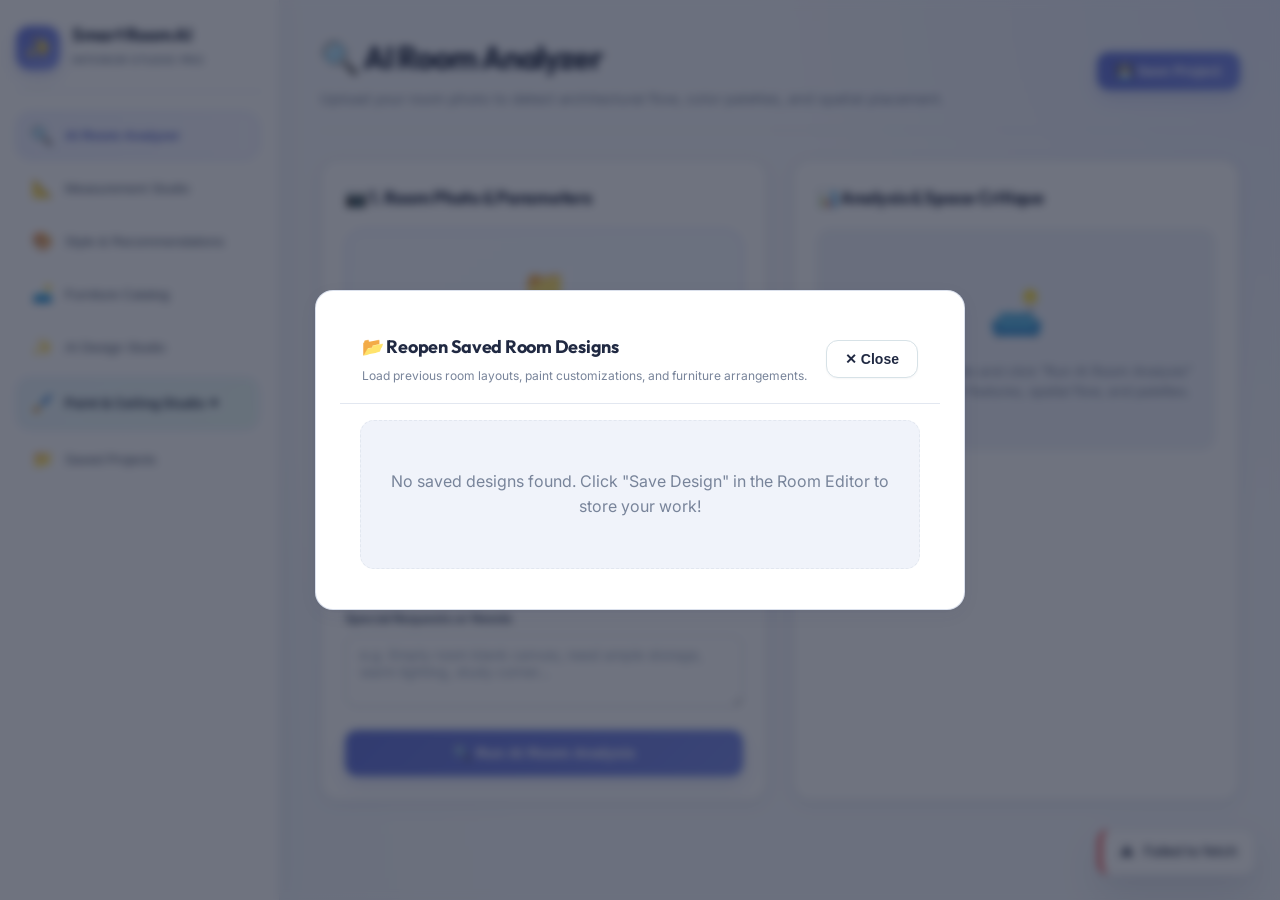
<file: smartroom-ai/frontend/index.html>
<!DOCTYPE html>
<html lang="en">

<head>
  <meta charset="UTF-8">
  <meta name="viewport" content="width=device-width, initial-scale=1.0">
  <meta name="color-scheme" content="light">
  <title>Furniture Catalog | Smart Room AI</title>
  <meta name="description"
    content="AI Smart Room Interior Designer powered by Python, FastAPI, Computer Vision, and Generative AI.">
  <link rel="preconnect" href="https://fonts.googleapis.com">
  <link rel="preconnect" href="https://fonts.gstatic.com" crossorigin>
  <link
    href="https://fonts.googleapis.com/css2?family=Inter:wght@300;400;500;600;700;800&family=Outfit:wght@500;600;700;800&display=swap"
    rel="stylesheet">
  <link rel="stylesheet" href="style.css?v=20261102-1">
</head>

<body>
  <!-- Mobile Header -->
  <header class="mobile-header">
    <button class="mobile-menu-btn" id="mobileMenuBtn" aria-label="Toggle navigation">
      <span class="hamburger-bar"></span>
      <span class="hamburger-bar"></span>
      <span class="hamburger-bar"></span>
    </button>
    <div class="mobile-brand">
      <span class="brand-badge-mini">✨</span>
      <span class="brand-title-mini">Smart Room AI</span>
    </div>
    <button class="mobile-action-btn" id="mobileQuickSave" title="Quick Save">💾</button>
  </header>
  <div class="sidebar-backdrop" id="sidebarBackdrop"></div>

  <div class="app-layout">
    <!-- Sidebar Navigation -->
    <aside class="sidebar" id="sidebar">
      <div class="brand-header">
        <div class="brand-badge">✨</div>
        <div class="brand-info">
          <h2>Smart Room AI</h2>
          <span>Interior Studio Pro</span>
        </div>
        <button class="sidebar-close-btn" id="sidebarCloseBtn" aria-label="Close sidebar">✕</button>
      </div>

      <nav class="nav-links">
        <button class="nav-btn active" data-tab="tab-analyzer" id="navAnalyzer">
          <span class="icon">🔍</span>
          <span class="label">AI Room Analyzer</span>
        </button>
        <button class="nav-btn" data-tab="tab-calculator" id="navCalculator">
          <span class="icon">📐</span>
          <span class="label">Measurement Studio</span>
        </button>
        <button class="nav-btn" data-tab="tab-recommendations" id="navRecommendations">
          <span class="icon">🎨</span>
          <span class="label">Style &amp; Recommendations</span>
        </button>
        <button class="nav-btn" data-tab="tab-furniture" id="navFurniture">
          <span class="icon">🛋️</span>
          <span class="label">Furniture Catalog</span>
        </button>
        <button class="nav-btn" data-tab="tab-design" id="navDesign">
          <span class="icon">✨</span>
          <span class="label">AI Design Studio</span>
        </button>
        <a href="paint_studio.html" class="nav-btn paint-studio-highlight" id="navPaintStudio"
          style="text-decoration:none;">
          <span class="icon">🖌️</span>
          <span class="label">Paint &amp; Ceiling Studio ✦</span>
        </a>
        <button class="nav-btn" data-tab="tab-projects" id="navProjects">
          <span class="icon">📁</span>
          <span class="label">Saved Projects</span>
        </button>
      </nav>


    </aside>

    <!-- Main Content Area -->
    <main class="main-content">
      <!-- Top Bar -->
      <header class="topbar">
        <div class="topbar-left">
          <h1 id="pageTitle">🔍 AI Room Analyzer</h1>
          <p id="pageSubtitle">Upload your room photo to detect architectural flow, color palettes, and spatial
            placement.</p>
        </div>
        <div class="topbar-right">
          <button class="btn btn-primary" id="btnQuickSave">💾 Save Project</button>
        </div>
      </header>

      <!-- TAB 1: AI Room Analyzer -->
      <section class="tab-pane active" id="tab-analyzer">
        <div class="grid-2col">
          <!-- Upload & Config Card -->
          <div class="card glass-card">
            <h3>📷 1. Room Photo &amp; Parameters</h3>
            <div class="upload-dropzone" id="dropzone">
              <input type="file" id="roomPhotoInput" accept="image/jpeg,image/png,image/webp" style="display:none;">
              <div class="dropzone-content" id="dropzonePrompt">
                <div class="upload-icon">📁</div>
                <h4>Drag &amp; Drop Room Photo</h4>
                <p>or <span class="browse-link">browse from computer</span> (JPG, PNG, WebP up to 15MB)</p>
              </div>
              <div class="preview-container" id="previewContainer" style="display:none;">
                <img id="imagePreview" alt="Room Preview" />
                <button class="btn-clear-image" id="btnClearImage" title="Remove image">✕</button>
              </div>
            </div>

            <div class="form-row-2">
              <div class="form-group">
                <label for="roomTypeSelect">Room Type</label>
                <select id="roomTypeSelect" class="form-control">
                  <option value="bedroom">Master Bedroom</option>
                  <option value="living_room">Living Room</option>
                  <option value="study">Study / Home Office</option>
                  <option value="dining_room">Dining Room</option>
                </select>
              </div>
              <div class="form-group">
                <label for="roomStyleSelect">Preferred Style</label>
                <select id="roomStyleSelect" class="form-control">
                  <option value="Modern">Modern</option>
                  <option value="Minimalist">Minimalist</option>
                  <option value="Luxury">Luxury</option>
                  <option value="Scandinavian">Scandinavian</option>
                  <option value="Traditional Indian">Traditional Indian</option>
                  <option value="Contemporary">Contemporary</option>
                  <option value="Industrial">Industrial</option>
                  <option value="Bohemian">Bohemian</option>
                </select>
              </div>
            </div>

            <div class="form-row-3">
              <div class="form-group">
                <label for="analyzerLength">Length (ft)</label>
                <input type="number" id="analyzerLength" class="form-control" value="14" step="0.5" min="4">
              </div>
              <div class="form-group">
                <label for="analyzerWidth">Width (ft)</label>
                <input type="number" id="analyzerWidth" class="form-control" value="12" step="0.5" min="4">
              </div>
              <div class="form-group">
                <label for="analyzerBudget">Budget (INR ₹)</label>
                <input type="number" id="analyzerBudget" class="form-control" value="150000" step="5000">
              </div>
            </div>

            <div class="form-group">
              <label for="analyzerNotes">Special Requests or Needs</label>
              <textarea id="analyzerNotes" class="form-control" rows="2"
                placeholder="e.g. Empty room blank canvas, need ample storage, warm lighting, study corner..."></textarea>
            </div>

            <button class="btn btn-primary btn-block btn-lg" id="btnAnalyzeRoom">
              <span class="btn-spinner" id="analyzeSpinner" style="display:none;"></span>
              🔍 Run AI Room Analysis
            </button>
          </div>

          <!-- Analysis Results Panel -->
          <div class="card glass-card" id="analysisResultCard">
            <h3>📊 Analysis &amp; Space Critique</h3>
            <div id="analyzerEmptyState" class="empty-state">
              <div class="empty-icon">🛋️</div>
              <p>Upload a room photo and click "Run AI Room Analysis" to inspect detected features, spatial flow, and
                palettes.</p>
            </div>

            <div id="analyzerOutput" style="display:none;">
              <div class="result-badge-row">
                <span class="badge" id="badgeRoomType">Master Bedroom</span>
                <span class="badge" id="badgeStyle">Modern</span>
                <span class="badge badge-provider" id="badgeProvider">Rule-Based Architecture Engine</span>
              </div>

              <div class="critique-box" id="critiqueBox">
                <h4>Spatial Critique</h4>
                <p id="critiqueOverview"></p>
                <p class="limitations-note" id="critiqueLimitations"></p>
              </div>

              <!-- Color Palette -->
              <h4>🎨 Suggested Color Scheme</h4>
              <div class="palette-grid" id="paletteGrid"></div>

              <!-- Lighting Plan -->
              <h4>💡 Layered Lighting Advice</h4>
              <div class="plan-list" id="lightingPlanList"></div>

              <!-- Furniture Plan -->
              <h4>🛋️ Key Furniture Placement</h4>
              <div class="plan-list" id="furniturePlanList"></div>
            </div>
          </div>
        </div>
      </section>

      <!-- TAB 2: Measurement Studio -->
      <section class="tab-pane" id="tab-calculator">
        <div class="grid-2col">
          <div class="card glass-card">
            <h3>📐 Room Dimensions &amp; Cutouts</h3>
            <div class="form-row-3">
              <div class="form-group">
                <label for="calcLength">Length</label>
                <input type="number" id="calcLength" class="form-control" value="15" step="0.5">
              </div>
              <div class="form-group">
                <label for="calcWidth">Width</label>
                <input type="number" id="calcWidth" class="form-control" value="12" step="0.5">
              </div>
              <div class="form-group">
                <label for="calcHeight">Height</label>
                <input type="number" id="calcHeight" class="form-control" value="10" step="0.5">
              </div>
            </div>

            <div class="form-group">
              <label for="calcUnit">Measurement Unit</label>
              <select id="calcUnit" class="form-control">
                <option value="feet">Feet (ft)</option>
                <option value="meters">Meters (m)</option>
                <option value="inches">Inches (in)</option>
              </select>
            </div>

            <div class="cutouts-section">
              <h4>🚪 Doors &amp; Windows Deductions</h4>
              <div class="form-row-2">
                <div class="form-group">
                  <label>Doors Count (3×7 ft std)</label>
                  <input type="number" id="calcDoorCount" class="form-control" value="1" min="0">
                </div>
                <div class="form-group">
                  <label>Windows Count (4×4 ft std)</label>
                  <input type="number" id="calcWindowCount" class="form-control" value="1" min="0">
                </div>
              </div>
            </div>

            <button class="btn btn-primary btn-block btn-lg" id="btnCalculateMetrics">
              📐 Calculate Precise Metrics
            </button>
          </div>

          <div class="card glass-card">
            <h3>📊 Spatial Geometry &amp; Paint Estimation</h3>
            <div class="metrics-grid" id="metricsCards">
              <div class="metric-card">
                <span class="metric-label">Floor Area</span>
                <span class="metric-val" id="metricFloorArea">180.0 sq ft</span>
              </div>
              <div class="metric-card">
                <span class="metric-label">Net Wall Surface</span>
                <span class="metric-val" id="metricNetWall">503.0 sq ft</span>
              </div>
              <div class="metric-card">
                <span class="metric-label">Room Volume</span>
                <span class="metric-val" id="metricVolume">1,800 cu ft</span>
              </div>
              <div class="metric-card highlight-metric">
                <span class="metric-label">Estimated Paint (2 Coats)</span>
                <span class="metric-val highlight" id="metricPaint">7.8 Liters</span>
              </div>
              <div class="metric-card">
                <span class="metric-label">Usable Furniture Space (~65%)</span>
                <span class="metric-val" id="metricUsableSpace">117.0 sq ft</span>
              </div>
              <div class="metric-card">
                <span class="metric-label">Walking Pathways (~35%)</span>
                <span class="metric-val" id="metricWalkingSpace">63.0 sq ft</span>
              </div>
            </div>

            <div class="metric-source-box">
              <span class="info-icon">ℹ️</span>
              <span id="metricSourceLabel">Dimension Source: User Provided Measurements</span>
            </div>
          </div>
        </div>
      </section>

      <!-- TAB 3: Style & Recommendations -->
      <section class="tab-pane" id="tab-recommendations">
        <div class="card glass-card filter-bar">
          <div class="filter-group">
            <label>Select Room Style:</label>
            <div class="style-pills" id="stylePills">
              <button class="style-pill active" data-style="Modern">Modern</button>
              <button class="style-pill" data-style="Minimalist">Minimalist</button>
              <button class="style-pill" data-style="Luxury">Luxury</button>
              <button class="style-pill" data-style="Scandinavian">Scandinavian</button>
              <button class="style-pill" data-style="Traditional Indian">Traditional Indian</button>
              <button class="style-pill" data-style="Contemporary">Contemporary</button>
              <button class="style-pill" data-style="Industrial">Industrial</button>
              <button class="style-pill" data-style="Bohemian">Bohemian</button>
            </div>
          </div>
          <div class="budget-slider-box">
            <label>Budget Allocation: <b id="budgetValLabel">₹1,50,000</b></label>
            <input type="range" id="recommendationBudgetSlider" min="30000" max="600000" step="10000" value="150000">
          </div>
        </div>

        <div class="grid-2col mt-4">
          <!-- Wall, Ceiling & Lighting -->
          <div class="card glass-card">
            <h3>🎨 Architectural Finishes &amp; Ceilings</h3>
            <div id="recFinishesContent"></div>
          </div>

          <!-- Recommended Furniture & Budget Breakdown -->
          <div class="card glass-card">
            <h3>🛋️ Furniture Plan &amp; INR Budget Split</h3>
            <div id="recFurnitureContent"></div>
          </div>
        </div>
      </section>

      <!-- TAB 4: Furniture Catalog -->
      <section class="tab-pane" id="tab-furniture">
        <div class="design-workspace">
          <aside class="catalog-panel card glass-card">
            <div class="catalog-heading">
              <div>
                <span class="eyebrow">ROOM EDITOR</span>
                <h3>Furniture Catalog</h3>
              </div>
              <span class="catalog-count" id="catalogCount">0 pieces</span>
            </div>
            <div class="catalog-search">
              <span>⌕</span>
              <input type="search" id="furnSearch" placeholder="Search desks, chairs, laptops..." aria-label="Search furniture">
            </div>
            <div class="catalog-filters" id="furnitureCategoryPills">
              <button class="category-pill active" data-category="">All</button>
              <button class="category-pill" data-category="Desk">Desks &amp; Workstations</button>
              <button class="category-pill" data-category="Chair">Office &amp; Chairs</button>
              <button class="category-pill" data-category="Electronics">Laptops &amp; Tech</button>
              <button class="category-pill" data-category="Sofa">Sofas</button>
              <button class="category-pill" data-category="Bed">Beds</button>
              <button class="category-pill" data-category="Table">Tables</button>
              <button class="category-pill" data-category="Storage">Wardrobes</button>
            </div>
            <select id="furnCategoryFilter" class="form-control catalog-hidden-filter">
              <option value="">All Categories</option>
              <option value="Desk">Desks &amp; Workstations</option>
              <option value="Chair">Chairs</option>
              <option value="Electronics">Laptops &amp; Tech</option>
              <option value="Bed">Beds</option>
              <option value="Sofa">Sofas</option>
              <option value="Table">Tables</option>
              <option value="Storage">Storage / Wardrobe</option>
            </select>
            <select id="furnBudgetFilter" class="form-control catalog-hidden-filter">
              <option value="">Any Price</option>
              <option value="25000">Under ₹25,000</option>
              <option value="50000">Under ₹50,000</option>
              <option value="80000">Under ₹80,000</option>
            </select>
            <div class="catalog-scroll">
              <div class="furniture-grid" id="furnitureGrid"></div>
            </div>
          </aside>

          <section class="room-editor-panel card glass-card">
            <div class="workspace-toolbar top-toolbar">
              <div>
                <span class="eyebrow">LIVE CANVAS</span>
                <h3>Room Preview &amp; Arrangement</h3>
              </div>
              <div class="toolbar-actions">
                <button class="btn btn-secondary" id="workspacePaintBtn" title="Customize wall &amp; ceiling paint">🎨 Paint Studio</button>
                <button class="btn btn-secondary" id="workspaceUndoBtn" title="Undo previous action (Ctrl+Z)">↶ Undo</button>
                <button class="btn btn-secondary" id="workspaceRedoBtn" title="Redo action (Ctrl+Y)">↷ Redo</button>
                <button class="btn btn-secondary" id="workspaceResetBtn" title="Clear all placed furniture">🔄 Reset</button>
                <button class="btn btn-secondary" id="workspaceLoadBtn" title="Reopen previously saved room design">📂 Reopen Design</button>
                <button class="btn btn-primary" id="workspaceSaveBtn" title="Save complete room design">💾 Save Design</button>
                <button class="btn btn-accent" id="workspaceDownloadPdfBtn" title="Generate professional PDF report">📄 Download PDF</button>
              </div>
            </div>

            <!-- Room Background View Selector & Thumbnails -->
            <div class="room-view-toggle-bar" id="roomViewToggleBar">
              <div class="view-indicator-group">
                <span class="view-label">Background Layer:</span>
                <button class="view-toggle-btn active" id="viewPaintedRoomBtn" title="Show latest painted room as background">
                  🎨 Final Painted Room
                </button>
                <button class="view-toggle-btn" id="viewOriginalRoomBtn" title="Show original unpainted room photo">
                  🖼️ Original Upload
                </button>
              </div>
              <div class="view-thumbnails-row">
                <div class="mini-thumb-card active" id="thumbPaintedCard" title="Final painted room image">
                  <img id="thumbPaintedImg" alt="Painted Room" src="data:image/svg+xml,%3Csvg xmlns='http://www.w3.org/2000/svg' width='40' height='26'%3E%3Crect width='100%25' height='100%25' fill='%23e2e8f0'/%3E%3C/svg%3E" />
                  <span>Painted Design</span>
                </div>
                <div class="mini-thumb-card" id="thumbOriginalCard" title="Original room photo">
                  <img id="thumbOriginalImg" alt="Original Room" src="data:image/svg+xml,%3Csvg xmlns='http://www.w3.org/2000/svg' width='40' height='26'%3E%3Crect width='100%25' height='100%25' fill='%23e2e8f0'/%3E%3C/svg%3E" />
                  <span>Original Photo</span>
                </div>
              </div>
            </div>

            <div class="room-canvas-shell" id="roomCanvasShell">
              <canvas id="roomDesignCanvas"></canvas>
              <div class="workspace-empty" id="workspaceEmpty">
                <div class="empty-icon">🖼️</div>
                <h4>Upload a room in AI Room Analyzer to start</h4>
                <p>The shared original or latest painted image appears here automatically and stays underneath every furniture placement.</p>
              </div>
            </div>

            <div class="workspace-toolbar bottom-toolbar">
              <div class="canvas-status" id="canvasStatus">No room image loaded</div>
              <div class="zoom-actions">
                <button class="icon-btn" id="workspaceZoomOut" title="Zoom Out">−</button>
                <span id="workspaceZoomLabel">100%</span>
                <button class="icon-btn" id="workspaceZoomIn" title="Zoom In">+</button>
                <button class="btn btn-secondary" id="workspaceFit">Fit to Screen</button>
                <button class="btn btn-secondary" id="workspaceFullscreen">⛶ Full Screen</button>
              </div>
            </div>

            <!-- Selected Furniture Controls Bar with Resizing, Rotation, & Quick Scale -->
            <div class="selected-furniture-bar" id="selectedFurnitureBar" hidden>
              <div class="furniture-title-group">
                <b id="selectedFurnitureName">Selected furniture</b>
                <span>Drag to reposition · Drag corner handle or use buttons to resize</span>
              </div>
              <div class="furniture-controls-group">
                <label>Width (ft)
                  <input type="number" id="furnitureWidth" min="0.5" max="30" step="0.1">
                </label>
                <label>Height (ft)
                  <input type="number" id="furnitureHeight" min="0.5" max="20" step="0.1">
                </label>
                <label>Depth (ft)
                  <input type="number" id="furnitureDepth" min="0.2" max="20" step="0.1">
                </label>
                <label>Rotation
                  <input type="range" id="furnitureRotation" min="-180" max="180" value="0">
                </label>
                <div class="quick-size-buttons">
                  <button type="button" class="btn btn-secondary btn-sm" id="btnScaleUp" title="Increase size by 10%">➕ Larger</button>
                  <button type="button" class="btn btn-secondary btn-sm" id="btnScaleDown" title="Decrease size by 10%">➖ Smaller</button>
                  <button type="button" class="btn btn-secondary btn-sm" id="btnRotate90" title="Rotate 90 degrees">↺ 90°</button>
                </div>
                <button type="button" class="btn btn-danger btn-sm" id="deleteFurniture">🗑️ Delete</button>
              </div>
            </div>
          </section>
        </div>
      </section>

      <!-- TAB 5: AI Design Studio & Interactive Room Painter -->
      <section class="tab-pane" id="tab-design">
        <div class="grid-2col">
          <div class="card glass-card">
            <h3>🎨 Room Paint &amp; Design Studio</h3>
            <p class="section-desc">Select wall, ceiling, and accent colors to customize your room. Generate
              architectural overlays or open the interactive Paint Studio.</p>

            <!-- Quick Style Harmonizer -->
            <div class="form-group">
              <label for="designStyleSelect">Design Style Palette</label>
              <select id="designStyleSelect" class="form-control">
                <option value="Modern">Modern (Sage White &amp; Charcoal)</option>
                <option value="Scandinavian">Scandinavian (Mist Green &amp; Light Oak)</option>
                <option value="Minimalist">Minimalist (Pure White &amp; Urban Gray)</option>
                <option value="Luxury">Luxury (Midnight Navy &amp; Warm Gold)</option>
                <option value="Traditional Indian">Traditional Indian (Terracotta &amp; Teak)</option>
                <option value="Contemporary">Contemporary (Warm Greige &amp; Black)</option>
                <option value="Industrial">Industrial (Concrete Gray &amp; Rusty Bronze)</option>
                <option value="Bohemian">Bohemian (Warm Ochre &amp; Olive)</option>
              </select>
            </div>

            <!-- Wall Color -->
            <div class="form-group">
              <label>🖌️ Wall Paint Color</label>
              <div class="color-picker-row">
                <input type="color" id="designColorPicker" value="#E8ECE9">
                <input type="text" id="designColorHex" class="form-control" value="#E8ECE9">
                <span class="color-name-label" id="wallColorName">Soft Sage White</span>
              </div>
            </div>

            <!-- Ceiling Color -->
            <div class="form-group">
              <label>☁️ Ceiling Paint Color</label>
              <div class="color-picker-row">
                <input type="color" id="ceilingColorPicker" value="#FFFFFF">
                <input type="text" id="ceilingColorHex" class="form-control" value="#FFFFFF">
                <span class="color-name-label" id="ceilingColorName">Pure Ceiling White</span>
              </div>
            </div>

            <!-- Accent Wall Color -->
            <div class="form-group">
              <label>✨ Accent Wall Color (Optional)</label>
              <div class="color-picker-row">
                <input type="color" id="accentColorPicker" value="#C97B63">
                <input type="text" id="accentColorHex" class="form-control" value="#C97B63">
                <span class="color-name-label" id="accentColorName">Terracotta Sunset</span>
              </div>
            </div>

            <div class="form-group">
              <label>Live Tint Intensity: <b id="paintOpacityVal">35%</b></label>
              <input type="range" id="paintOpacitySlider" min="10" max="80" step="5" value="35" class="form-control"
                style="cursor:pointer;">
            </div>

            <div class="form-group">
              <label for="designCeilingPref">Ceiling Treatment &amp; Lighting</label>
              <input type="text" id="designCeilingPref" class="form-control"
                value="Minimal Cove with 3000K Warm LED Strip">
            </div>

            <div class="form-group">
              <label for="designInstructions">Special AI Styling Prompts</label>
              <textarea id="designInstructions" class="form-control" rows="2"
                placeholder="e.g. Scandinavian light oak wooden floor, sage green accent wall behind bed..."></textarea>
            </div>

            <div class="studio-actions-row">
              <a href="paint_studio.html" class="btn btn-block btn-lg btn-studio-link"
                style="text-decoration: none; text-align: center; margin-bottom: 12px; display: flex; align-items: center; justify-content: center; gap: 8px;">
                🎨 Open Fullscreen Paint Studio ✦
              </a>
              <button class="btn btn-primary btn-block btn-lg" id="btnGenerateDesign">
                <span class="btn-spinner" id="genSpinner" style="display:none;"></span>
                ✨ Apply Colors &amp; Render Overlay
              </button>
              <div class="form-row-2 mt-2">
                <button class="btn btn-secondary btn-block" id="btnResetDesign">
                  🔄 Reset Colors
                </button>
                <button class="btn btn-accent btn-block" id="btnDownloadEdited" title="Download final design as PDF">
                  📄 Download PDF
                </button>
              </div>
            </div>
          </div>

          <div class="card glass-card">
            <div class="canvas-header-bar">
              <h3>🎨 Design &amp; Paint Visualizer</h3>
              <div class="canvas-badge-box">
                <span class="badge" id="canvasModeBadge">Real-time Visualizer</span>
              </div>
            </div>

            <div id="genPreviewEmpty" class="empty-state">
              <div class="empty-icon">🎨</div>
              <p>Upload a room photo in Tab 1, then customize your wall and ceiling colors to preview the
                transformation!</p>
            </div>

            <div id="genPreviewBox" style="display:none; position:relative;">
              <!-- Interactive Live Canvas with Image & Paint Overlay -->
              <div class="interactive-canvas-container" id="interactiveCanvasContainer">
                <canvas id="studioPaintCanvas"></canvas>
              </div>

              <div class="gen-meta-box">
                <span class="badge" id="genStatusBadge">Interactive Studio Paint</span>
                <p id="genMessage">Adjust wall and ceiling colors on the left to recolor room walls in real time.</p>
              </div>
            </div>
          </div>
        </div>
      </section>

      <!-- TAB 6: Projects & PDF Report -->
      <section class="tab-pane" id="tab-projects">
        <div class="card glass-card">
          <div class="project-header-bar">
            <div>
              <h3>📁 Saved Projects Database</h3>
              <p>Persisted in SQLite database via SQLAlchemy REST API</p>
            </div>
            <button class="btn btn-primary" id="btnCreateNewProjectModal">➕ Create New Project</button>
          </div>

          <div class="project-list-grid mt-4" id="projectListGrid"></div>
        </div>
      </section>
    </main>
  </div>

  <!-- Toast Container -->
  <div class="toast-container" id="toastContainer"></div>

  <!-- Saved Designs Modal -->
  <div class="saved-designs-modal" id="savedDesignsModal" hidden aria-modal="true" role="dialog">
    <div class="saved-designs-dialog card">
      <div class="saved-designs-header">
        <div>
          <h3>📂 Reopen Saved Room Designs</h3>
          <p>Load previous room layouts, paint customizations, and furniture arrangements.</p>
        </div>
        <button class="btn btn-secondary btn-sm" id="btnCloseSavedDesignsModal">✕ Close</button>
      </div>
      <div class="saved-designs-body" id="savedDesignsListContainer">
        <div class="empty-state">No saved designs found. Click "Save Design" in the Room Editor to store your work!</div>
      </div>
    </div>
  </div>

  <div class="image-lightbox" id="imageLightbox" hidden aria-modal="true" role="dialog">
    <div class="lightbox-toolbar"><span>Room image preview</span><button class="btn btn-secondary" id="lightboxZoomOut">-</button><span id="lightboxZoomLabel">100%</span><button class="btn btn-secondary" id="lightboxZoomIn">+</button><button class="btn btn-secondary" id="lightboxFit">Fit</button><button class="btn btn-secondary" id="lightboxReset">Reset</button><button class="btn btn-primary" id="lightboxClose">Close</button></div>
    <div class="lightbox-stage"><img id="lightboxImage" alt="Full-screen uploaded room preview"></div>
  </div>

  <script src="script.js?v=20261102-1"></script>
</body>

</html>
</file>
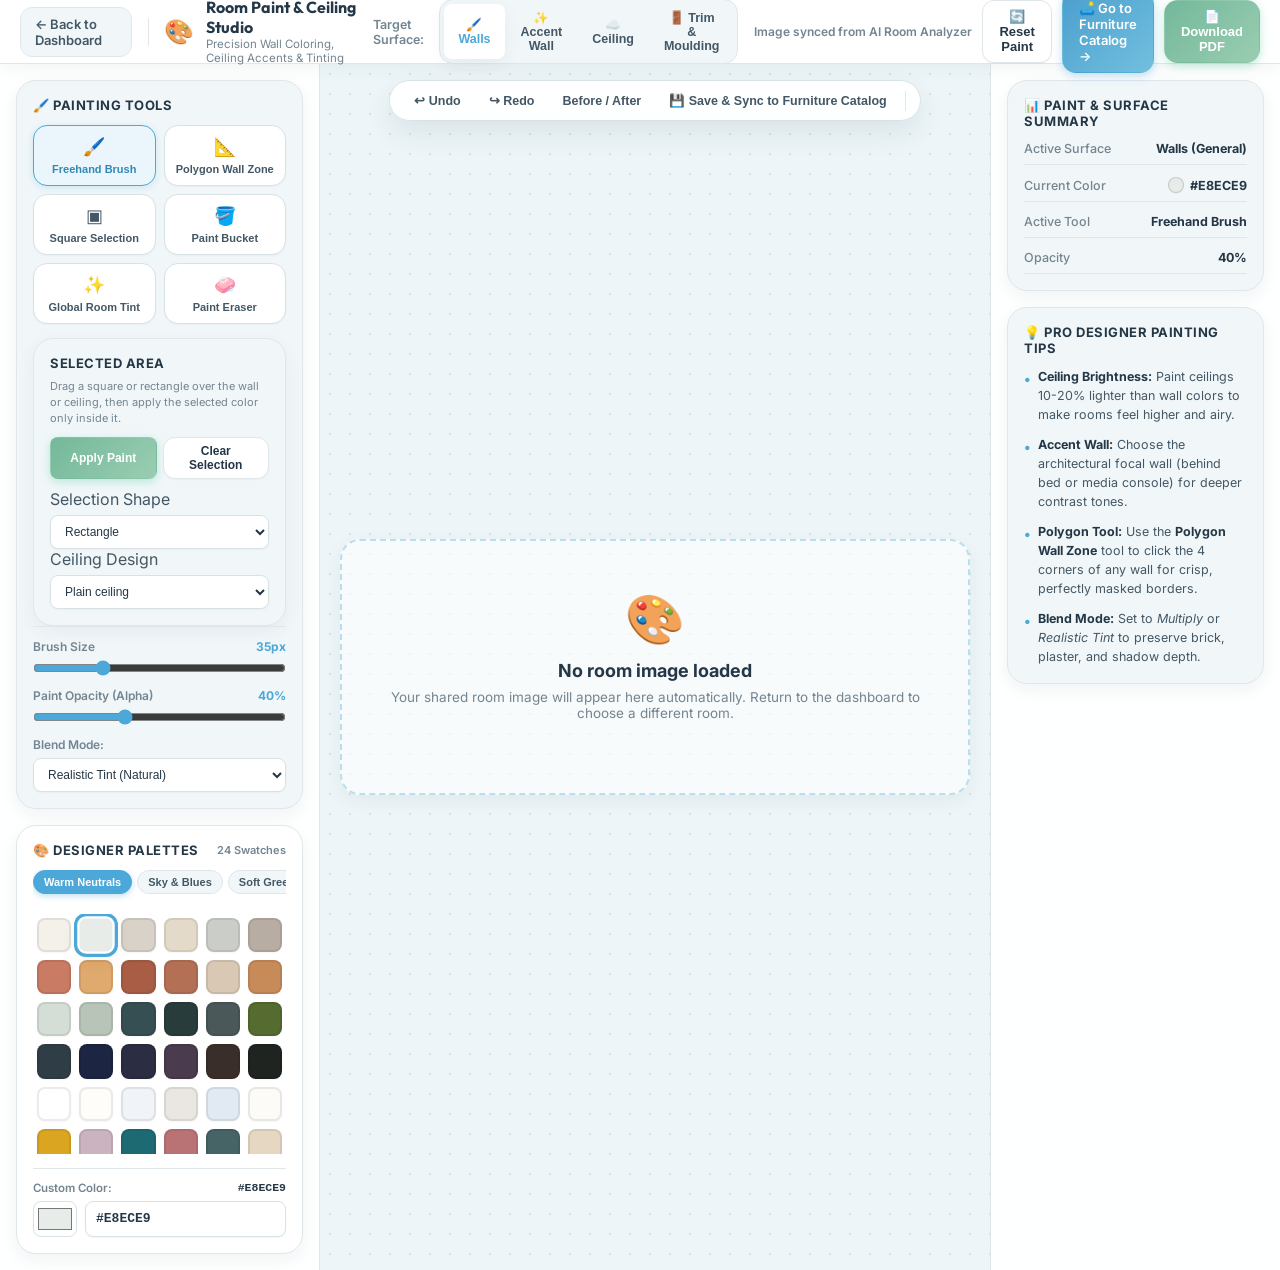
<file: smartroom-ai/frontend/paint_studio.html>
<!DOCTYPE html>
<html lang="en">
<head>
  <meta charset="UTF-8">
  <meta name="viewport" content="width=device-width, initial-scale=1.0">
  <meta name="color-scheme" content="light">
  <title>Paint &amp; Ceiling Studio | Smart Room AI</title>
  <meta name="description" content="Dedicated interactive room painting studio. Paint the room shared from AI Room Analyzer with brushes, selections, and designer palettes.">
  <link rel="preconnect" href="https://fonts.googleapis.com">
  <link rel="preconnect" href="https://fonts.gstatic.com" crossorigin>
  <link href="https://fonts.googleapis.com/css2?family=Inter:wght@300;400;500;600;700;800&family=Outfit:wght@500;600;700;800&display=swap" rel="stylesheet">
  <link rel="stylesheet" href="paint_studio.css?v=20261102-1">
</head>
<body>
  <div class="studio-app">
    <!-- Top Header Bar -->
    <header class="studio-header">
      <div class="header-left">
        <a href="index.html" class="back-link" title="Return to main dashboard">← Back to Dashboard</a>
        <div class="brand-divider"></div>
        <div class="brand-title">
          <span class="brand-icon">🎨</span>
          <div>
            <h1>Room Paint &amp; Ceiling Studio</h1>
            <span class="brand-sub">Precision Wall Coloring, Ceiling Accents &amp; Tinting</span>
          </div>
        </div>
      </div>

      <div class="header-center">
        <!-- Quick Preset Target -->
        <div class="target-selector">
          <span class="selector-label">Target Surface:</span>
          <div class="segmented-control" id="targetSurfaceGroup">
            <button class="segment-btn active" data-target="wall">🖌️ Walls</button>
            <button class="segment-btn" data-target="accent">✨ Accent Wall</button>
            <button class="segment-btn" data-target="ceiling">☁️ Ceiling</button>
            <button class="segment-btn" data-target="trim">🚪 Trim &amp; Moulding</button>
          </div>
        </div>
      </div>

      <div class="header-right">
        <span class="studio-source-note">Image synced from AI Room Analyzer</span>
        <button class="btn btn-secondary" id="btnClearCanvas" title="Reset all applied paint layers">
          🔄 Reset Paint
        </button>
        <a href="index.html#tab-furniture" class="btn btn-primary" id="btnGoToFurniture" style="text-decoration:none; display:inline-flex; align-items:center; gap:6px;" title="Transfer painted room to Furniture Catalog">
          🛋️ Go to Furniture Catalog →
        </a>
        <button class="btn btn-accent" id="btnDownloadArt" title="Download design as PDF report">
          📄 Download PDF
        </button>
      </div>
    </header>

    <!-- Main Workspace -->
    <main class="studio-workspace">
      <!-- Left Tool & Color Palette Sidebar -->
      <aside class="studio-sidebar">
        <!-- Section: Tool Selection -->
        <div class="sidebar-card">
          <div class="card-header">
            <h3>🖌️ Painting Tools</h3>
          </div>
          <div class="tools-grid">
            <button class="tool-btn active" data-tool="brush" id="toolBrush">
              <span class="tool-icon">🖌️</span>
              <span class="tool-name">Freehand Brush</span>
            </button>
            <button class="tool-btn" data-tool="polygon" id="toolPolygon">
              <span class="tool-icon">📐</span>
              <span class="tool-name">Polygon Wall Zone</span>
            </button>
            <button class="tool-btn" data-tool="select" id="toolSelect">
              <span class="tool-icon">▣</span>
              <span class="tool-name">Square Selection</span>
            </button>
            <button class="tool-btn" data-tool="bucket" id="toolBucket">
              <span class="tool-icon">🪣</span>
              <span class="tool-name">Paint Bucket</span>
            </button>
            <button class="tool-btn" data-tool="tint" id="toolTint">
              <span class="tool-icon">✨</span>
              <span class="tool-name">Global Room Tint</span>
            </button>
            <button class="tool-btn" data-tool="eraser" id="toolEraser">
              <span class="tool-icon">🧼</span>
              <span class="tool-name">Paint Eraser</span>
            </button>
          </div>

          <div class="selection-actions sidebar-card">
            <div class="card-header"><h3>Selected Area</h3></div>
            <p class="selection-help">Drag a square or rectangle over the wall or ceiling, then apply the selected color only inside it.</p>
            <div class="selection-buttons"><button class="btn btn-accent btn-sm" id="btnApplyPaint">Apply Paint</button><button class="btn btn-secondary btn-sm" id="btnClearSelection">Clear Selection</button></div>
            <label class="form-row"><span>Selection Shape</span><select class="form-select" id="selectionShape"><option value="rectangle">Rectangle</option><option value="square">Square</option></select></label>
            <label class="form-row"><span>Ceiling Design</span><select class="form-select" id="ceilingDesignSelect"><option value="plain">Plain ceiling</option><option value="modern-false">Modern false ceiling</option><option value="led">LED ceiling</option><option value="wooden">Wooden ceiling</option><option value="border">Border ceiling</option><option value="decorative">Decorative pattern</option></select></label>
          </div>

          <!-- Tool Settings: Brush Size & Opacity -->
          <div class="tool-params">
            <div class="slider-row" id="brushSizeRow">
              <div class="slider-header">
                <span>Brush Size</span>
                <b id="brushSizeLabel">35px</b>
              </div>
              <input type="range" id="brushSizeSlider" min="5" max="120" value="35">
            </div>

            <div class="slider-row">
              <div class="slider-header">
                <span>Paint Opacity (Alpha)</span>
                <b id="paintOpacityLabel">40%</b>
              </div>
              <input type="range" id="paintOpacitySlider" min="10" max="95" value="40">
            </div>

            <!-- Blend Mode Selection -->
            <div class="form-row">
              <label for="blendModeSelect">Blend Mode:</label>
              <select id="blendModeSelect" class="form-select">
                <option value="source-over">Realistic Tint (Natural)</option>
                <option value="multiply">Multiply (Shadows Retained)</option>
                <option value="color">Colorize (Texture Preserved)</option>
                <option value="soft-light">Soft Light (Subtle)</option>
              </select>
            </div>
          </div>
        </div>

        <!-- Section: Curated Paint Palettes -->
        <div class="sidebar-card scrollable-card">
          <div class="card-header">
            <h3>🎨 Designer Palettes</h3>
            <span class="swatch-count" id="swatchCountLabel">24 Swatches</span>
          </div>

          <!-- Palette Category Tabs -->
          <div class="palette-tabs" id="paletteTabs">
            <button class="pal-tab active" data-category="neutrals">Warm Neutrals</button>
            <button class="pal-tab" data-category="blues">Sky &amp; Blues</button>
            <button class="pal-tab" data-category="greens">Soft Greens</button>
            <button class="pal-tab" data-category="warm">Earth &amp; Terracotta</button>
            <button class="pal-tab" data-category="luxury">Moody &amp; Accent</button>
          </div>

          <!-- Color Swatches Grid -->
          <div class="swatches-grid" id="swatchesGrid"></div>

          <!-- Custom Color Picker Input -->
          <div class="custom-color-box">
            <div class="custom-color-header">
              <span>Custom Color:</span>
              <span id="currentColorDisplay">#E8ECE9</span>
            </div>
            <div class="custom-color-inputs">
              <input type="color" id="nativeColorPicker" value="#E8ECE9">
              <input type="text" id="hexColorInput" value="#E8ECE9" maxlength="7" spellcheck="false">
            </div>
          </div>
        </div>
      </aside>

      <!-- Center Interactive Painting Canvas -->
      <section class="canvas-viewport" id="canvasViewport">
        <!-- Floating Canvas Action Bar -->
        <div class="canvas-toolbar">
          <button class="toolbar-btn" id="btnUndo" title="Undo stroke (Ctrl+Z)">
            ↩ Undo
          </button>
          <button class="toolbar-btn" id="btnRedo" title="Redo stroke (Ctrl+Y)">
            ↪ Redo
          </button>
          <button class="toolbar-btn" id="btnBeforeAfter">Before / After</button>
          <button class="toolbar-btn" id="btnSavePainted" title="Save painted room design and sync to Furniture Catalog">💾 Save &amp; Sync to Furniture Catalog</button>
          <div class="toolbar-sep"></div>
          <span class="canvas-zoom-info" id="polygonTip" style="display:none;">
            📐 Click points on wall to define corners. Double-click or click "Fill Zone" to complete!
          </span>
          <button class="btn btn-sm btn-accent" id="btnFinishPolygon" style="display:none;">
            ✓ Fill Wall Zone
          </button>
          <button class="btn btn-sm btn-outline" id="btnCancelPolygon" style="display:none;">
            ✕ Cancel
          </button>
        </div>

        <!-- Empty State Prompt (Before upload) -->
        <div class="empty-canvas-dropzone" id="emptyDropzone">
          <div class="dropzone-inner">
            <div class="drop-icon">🎨</div>
            <h2>No room image loaded</h2>
            <p>Your shared room image will appear here automatically. Return to the dashboard to choose a different room.</p>
            <!-- Uploading is intentionally available only in AI Room Analyzer. -->
            <div class="sample-rooms-row" style="display:none;">
              <button class="sample-btn" data-url="https://images.unsplash.com/photo-1618221195710-dd6b41faaea6?w=1200&auto=format&fit=crop&q=80">
                🛋️ Living Room Sample
              </button>
              <button class="sample-btn" data-url="https://images.unsplash.com/photo-1540518614846-7ede433c4ef7?w=1200&auto=format&fit=crop&q=80">
                🛏️ Bedroom Sample
              </button>
              <button class="sample-btn" data-url="https://images.unsplash.com/photo-1556911220-e15b29be8c8f?w=1200&auto=format&fit=crop&q=80">
                🍽️ Kitchen Sample
              </button>
            </div>
          </div>
        </div>

        <!-- The Canvas Stage Container -->
        <div class="canvas-stage" id="canvasStage" style="display:none;">
          <canvas id="paintCanvas"></canvas>
          <!-- Polygon guideline overlay canvas -->
          <canvas id="overlayCanvas"></canvas>
        </div>
      </section>

      <!-- Right Properties & History Sidebar -->
      <aside class="studio-sidebar-right">
        <div class="sidebar-card">
          <div class="card-header">
            <h3>📊 Paint &amp; Surface Summary</h3>
          </div>
          <div class="summary-list">
            <div class="summary-item">
              <span class="sum-label">Active Surface</span>
              <b class="sum-val" id="sumActiveSurface">Walls (General)</b>
            </div>
            <div class="summary-item">
              <span class="sum-label">Current Color</span>
              <div class="sum-color-badge">
                <span class="color-dot" id="sumColorDot" style="background:#E8ECE9;"></span>
                <b class="sum-val" id="sumColorHex">#E8ECE9</b>
              </div>
            </div>
            <div class="summary-item">
              <span class="sum-label">Active Tool</span>
              <b class="sum-val" id="sumToolName">Freehand Brush</b>
            </div>
            <div class="summary-item">
              <span class="sum-label">Opacity</span>
              <b class="sum-val" id="sumOpacity">40%</b>
            </div>
          </div>
        </div>

        <div class="sidebar-card">
          <div class="card-header">
            <h3>💡 Pro Designer Painting Tips</h3>
          </div>
          <ul class="tips-list">
            <li><b>Ceiling Brightness:</b> Paint ceilings 10-20% lighter than wall colors to make rooms feel higher and airy.</li>
            <li><b>Accent Wall:</b> Choose the architectural focal wall (behind bed or media console) for deeper contrast tones.</li>
            <li><b>Polygon Tool:</b> Use the <b>Polygon Wall Zone</b> tool to click the 4 corners of any wall for crisp, perfectly masked borders.</li>
            <li><b>Blend Mode:</b> Set to <i>Multiply</i> or <i>Realistic Tint</i> to preserve brick, plaster, and shadow depth.</li>
          </ul>
        </div>
      </aside>
    </main>

    <!-- Toast Notifications Container -->
    <div class="toast-container" id="toastContainer"></div>
  </div>

  <script src="paint_studio.js?v=20261102-1"></script>
</body>
</html>
</file>
<file: smartroom-ai/frontend/style.css>
/* style.css — Modern Light Interior Design Studio UI */
:root {
  /* Light Theme Color System */
  --bg-app: #f8fafc;
  --bg-surface: #ffffff;
  --bg-section: #f1f5f9;
  --bg-section-warm: #faf7f2;
  --bg-card: #ffffff;
  --bg-card-hover: #ffffff;

  /* Pastel Accent Colors */
  --sky-blue: #0284c7;
  --sky-blue-hover: #0369a1;
  --sky-blue-light: #38bdf8;
  --sky-blue-pastel: #e0f2fe;
  --sky-blue-subtle: #f0f9ff;
  --sky-blue-border: #bae6fd;

  --soft-green: #10b981;
  --soft-green-hover: #059669;
  --soft-green-pastel: #ecfdf5;
  --soft-green-subtle: #d1fae5;
  --soft-green-border: #a7f3d0;

  --light-beige: #f5ebe1;
  --light-beige-subtle: #faf7f2;
  --light-beige-border: #eadfcf;
  --light-beige-accent: #c8b6a6;

  /* Primary & Gradients */
  --primary: var(--sky-blue);
  --primary-hover: var(--sky-blue-hover);
  --primary-gradient: linear-gradient(135deg, #0284c7 0%, #0ea5e9 100%);
  --accent: var(--soft-green);
  --accent-gradient: linear-gradient(135deg, #10b981 0%, #059669 100%);
  --studio-gradient: linear-gradient(135deg, #0284c7 0%, #6366f1 100%);

  --danger: #ef4444;
  --danger-pastel: #fef2f2;
  --warning: #f59e0b;
  --warning-pastel: #fffbeb;

  /* High Readability Dark Typography */
  --text-main: #0f172a;
  /* Slate 900 */
  --text-body: #334155;
  /* Slate 700 */
  --text-muted: #64748b;
  /* Slate 500 */
  --text-sub: #94a3b8;
  /* Slate 400 */

  /* Clean Light Borders */
  --border-color: #e2e8f0;
  --border-light: #f1f5f9;
  --border-focus: #0284c7;

  /* Radii */
  --radius-sm: 8px;
  --radius-md: 14px;
  --radius-lg: 20px;
  --radius-full: 9999px;

  /* Subtle Multi-layer Shadows */
  --shadow-xs: 0 1px 2px rgba(15, 23, 42, 0.04);
  --shadow-sm: 0 2px 8px rgba(15, 23, 42, 0.04), 0 1px 3px rgba(15, 23, 42, 0.02);
  --shadow-md: 0 6px 18px -2px rgba(15, 23, 42, 0.06), 0 2px 6px -1px rgba(15, 23, 42, 0.03);
  --shadow-lg: 0 14px 32px -4px rgba(15, 23, 42, 0.08), 0 4px 10px -2px rgba(15, 23, 42, 0.03);
  --shadow-hover: 0 14px 34px -4px rgba(2, 132, 199, 0.14), 0 4px 10px -2px rgba(15, 23, 42, 0.04);

  /* Smooth Animations */
  --transition: all 0.25s cubic-bezier(0.16, 1, 0.3, 1);
  --transition-fast: all 0.15s ease;
}

* {
  margin: 0;
  padding: 0;
  box-sizing: border-box;
}

html {
  font-size: 16px;
  scroll-behavior: smooth;
}

body {
  font-family: 'Inter', -apple-system, BlinkMacSystemFont, 'Segoe UI', Roboto, sans-serif;
  background-color: var(--bg-app);
  color: var(--text-body);
  line-height: 1.6;
  min-height: 100vh;
  overflow-x: hidden;
  -webkit-font-smoothing: antialiased;
}

/* ==========================================================================
   Mobile Header & Backdrop
   ========================================================================== */
.mobile-header {
  display: none;
  position: fixed;
  top: 0;
  left: 0;
  right: 0;
  height: 64px;
  background: rgba(255, 255, 255, 0.95);
  backdrop-filter: blur(12px);
  border-bottom: 1px solid var(--border-color);
  padding: 0 16px;
  align-items: center;
  justify-content: space-between;
  z-index: 1050;
  box-shadow: var(--shadow-sm);
}

.mobile-menu-btn {
  width: 40px;
  height: 40px;
  display: flex;
  flex-direction: column;
  justify-content: center;
  align-items: center;
  gap: 5px;
  background: transparent;
  border: 1px solid var(--border-color);
  border-radius: var(--radius-sm);
  cursor: pointer;
  padding: 0;
  transition: var(--transition);
}

.mobile-menu-btn:hover {
  background: var(--bg-section);
}

.hamburger-bar {
  width: 20px;
  height: 2px;
  background-color: var(--text-main);
  border-radius: 2px;
  transition: var(--transition);
}

.mobile-brand {
  display: flex;
  align-items: center;
  gap: 8px;
}

.brand-badge-mini {
  width: 32px;
  height: 32px;
  border-radius: var(--radius-sm);
  background: var(--primary-gradient);
  color: #fff;
  display: flex;
  align-items: center;
  justify-content: center;
  font-size: 16px;
  box-shadow: 0 2px 6px rgba(2, 132, 199, 0.25);
}

.brand-title-mini {
  font-family: 'Outfit', sans-serif;
  font-weight: 700;
  font-size: 16px;
  color: var(--text-main);
}

.mobile-action-btn {
  width: 40px;
  height: 40px;
  display: flex;
  align-items: center;
  justify-content: center;
  background: var(--sky-blue-pastel);
  color: var(--sky-blue);
  border: 1px solid var(--sky-blue-border);
  border-radius: var(--radius-sm);
  font-size: 16px;
  cursor: pointer;
  transition: var(--transition);
}

.mobile-action-btn:hover {
  background: var(--sky-blue);
  color: #fff;
}

.sidebar-backdrop {
  display: none;
  position: fixed;
  inset: 0;
  background: rgba(15, 23, 42, 0.4);
  backdrop-filter: blur(4px);
  z-index: 1020;
  opacity: 0;
  transition: opacity 0.3s ease;
}

.sidebar-backdrop.active {
  display: block;
  opacity: 1;
}

.sidebar-close-btn {
  display: none;
  background: transparent;
  border: none;
  font-size: 20px;
  color: var(--text-muted);
  cursor: pointer;
  width: 32px;
  height: 32px;
  border-radius: 50%;
  align-items: center;
  justify-content: center;
  margin-left: auto;
  transition: var(--transition);
}

.sidebar-close-btn:hover {
  background: var(--bg-section);
  color: var(--text-main);
}

/* ==========================================================================
   App Layout & Sidebar
   ========================================================================== */
.app-layout {
  display: flex;
  min-height: 100vh;
}

/* Sidebar */
.sidebar {
  width: 280px;
  background: var(--bg-surface);
  border-right: 1px solid var(--border-color);
  display: flex;
  flex-direction: column;
  padding: 24px 16px;
  position: sticky;
  top: 0;
  height: 100vh;
  z-index: 100;
  box-shadow: 2px 0 16px rgba(15, 23, 42, 0.02);
  transition: transform 0.3s cubic-bezier(0.16, 1, 0.3, 1);
}

.brand-header {
  display: flex;
  align-items: center;
  gap: 12px;
  padding-bottom: 20px;
  border-bottom: 1px solid var(--border-color);
  margin-bottom: 20px;
}

.brand-badge {
  font-size: 22px;
  background: var(--primary-gradient);
  color: #ffffff;
  border-radius: var(--radius-md);
  width: 44px;
  height: 44px;
  display: flex;
  align-items: center;
  justify-content: center;
  box-shadow: 0 4px 12px rgba(2, 132, 199, 0.25);
}

.brand-info h2 {
  font-family: 'Outfit', sans-serif;
  font-size: 18px;
  font-weight: 700;
  color: var(--text-main);
  letter-spacing: -0.02em;
  line-height: 1.2;
}

.brand-info span {
  font-size: 11px;
  color: var(--text-muted);
  text-transform: uppercase;
  letter-spacing: 0.06em;
  font-weight: 600;
}

/* Navigation Links */
.nav-links {
  display: flex;
  flex-direction: column;
  gap: 6px;
  flex: 1;
  overflow-y: auto;
  padding-right: 4px;
}

.nav-btn {
  display: flex;
  align-items: center;
  gap: 12px;
  padding: 12px 14px;
  border: 1px solid transparent;
  background: transparent;
  color: var(--text-body);
  border-radius: var(--radius-md);
  font-size: 13.5px;
  font-weight: 500;
  cursor: pointer;
  transition: var(--transition);
  text-align: left;
}

.nav-btn .icon {
  font-size: 17px;
  display: flex;
  align-items: center;
  justify-content: center;
  width: 22px;
}

.nav-btn .label {
  flex: 1;
}

.nav-btn:hover {
  background: var(--bg-section);
  color: var(--text-main);
  transform: translateX(3px);
}

.nav-btn.active {
  background: var(--sky-blue-pastel);
  color: var(--sky-blue);
  border-color: var(--sky-blue-border);
  font-weight: 600;
  box-shadow: var(--shadow-xs);
}

.nav-btn.active .icon {
  transform: scale(1.1);
}

.paint-studio-highlight {
  background: linear-gradient(135deg, rgba(2, 132, 199, 0.08) 0%, rgba(16, 185, 129, 0.08) 100%);
  border: 1px dashed var(--sky-blue-border);
  color: var(--text-main);
  font-weight: 600;
}

.paint-studio-highlight:hover {
  background: linear-gradient(135deg, var(--sky-blue-pastel) 0%, var(--soft-green-pastel) 100%);
  border-color: var(--sky-blue);
  color: var(--sky-blue);
}



/* ==========================================================================
   Main Content & Topbar
   ========================================================================== */
.main-content {
  flex: 1;
  padding: 32px 40px;
  background: radial-gradient(circle at 100% 0%, rgba(2, 132, 199, 0.04) 0%, transparent 40%),
    radial-gradient(circle at 0% 100%, rgba(16, 185, 129, 0.04) 0%, transparent 40%),
    var(--bg-app);
  max-width: 1440px;
  margin: 0 auto;
  width: 100%;
}

/* Topbar */
.topbar {
  display: flex;
  justify-content: space-between;
  align-items: center;
  margin-bottom: 28px;
  gap: 16px;
}

.topbar-left h1 {
  font-family: 'Outfit', sans-serif;
  font-size: 28px;
  font-weight: 700;
  color: var(--text-main);
  letter-spacing: -0.025em;
  display: flex;
  align-items: center;
  gap: 10px;
}

.topbar-left p {
  color: var(--text-muted);
  font-size: 14.5px;
  margin-top: 4px;
}

.topbar-right {
  display: flex;
  gap: 12px;
  flex-shrink: 0;
}

/* Tab panes */
.tab-pane {
  display: none;
  animation: tabFadeIn 0.3s cubic-bezier(0.16, 1, 0.3, 1);
}

.tab-pane.active {
  display: block;
}

@keyframes tabFadeIn {
  from {
    opacity: 0;
    transform: translateY(8px);
  }

  to {
    opacity: 1;
    transform: translateY(0);
  }
}

/* ==========================================================================
   Cards, Glassmorphism & Layout Grids
   ========================================================================== */
.card {
  background: var(--bg-card);
  border: 1px solid var(--border-color);
  border-radius: var(--radius-lg);
  padding: 24px;
  box-shadow: var(--shadow-sm);
  transition: var(--transition);
  position: relative;
}

.card:hover {
  box-shadow: var(--shadow-md);
}

.glass-card {
  background: #ffffff;
}

.card h3 {
  font-family: 'Outfit', sans-serif;
  font-size: 18px;
  font-weight: 700;
  margin-bottom: 16px;
  color: var(--text-main);
  display: flex;
  align-items: center;
  gap: 8px;
  letter-spacing: -0.015em;
}

.section-desc {
  font-size: 13.5px;
  color: var(--text-muted);
  margin-bottom: 18px;
  line-height: 1.5;
}

.grid-2col {
  display: grid;
  grid-template-columns: 1fr 1fr;
  gap: 24px;
}

/* Filter Bar Container */
.filter-bar {
  background: var(--bg-surface);
  border: 1px solid var(--border-color);
  border-radius: var(--radius-md);
  padding: 18px 20px;
  box-shadow: var(--shadow-sm);
}

.filter-group label {
  display: block;
  font-size: 13px;
  font-weight: 600;
  color: var(--text-main);
  margin-bottom: 8px;
}

/* ==========================================================================
   Form Controls, Inputs & Sliders
   ========================================================================== */
.form-group {
  margin-bottom: 16px;
}

.form-group label {
  display: block;
  font-size: 13px;
  font-weight: 600;
  color: var(--text-body);
  margin-bottom: 6px;
}

.form-control {
  width: 100%;
  padding: 10px 14px;
  background: #ffffff;
  border: 1px solid var(--border-color);
  border-radius: var(--radius-sm);
  color: var(--text-main);
  font-size: 14px;
  font-family: inherit;
  transition: var(--transition);
  box-shadow: var(--shadow-xs);
}

.form-control::placeholder {
  color: var(--text-sub);
}

.form-control:focus {
  outline: none;
  border-color: var(--border-focus);
  box-shadow: 0 0 0 3px rgba(2, 132, 199, 0.15);
  background: #ffffff;
}

select.form-control {
  cursor: pointer;
  background-image: url("data:image/svg+xml;charset=UTF-8,%3csvg xmlns='http://www.w3.org/2000/svg' viewBox='0 0 24 24' fill='none' stroke='%2364748b' stroke-width='2' stroke-linecap='round' stroke-linejoin='round'%3e%3cpolyline points='6 9 12 15 18 9'%3e%3c/polyline%3e%3c/svg%3e");
  background-repeat: no-repeat;
  background-position: right 12px center;
  background-size: 16px;
  padding-right: 36px;
  appearance: none;
}

textarea.form-control {
  resize: vertical;
  min-height: 72px;
}

.form-row-2 {
  display: grid;
  grid-template-columns: 1fr 1fr;
  gap: 12px;
}

.form-row-3 {
  display: grid;
  grid-template-columns: 1fr 1fr 1fr;
  gap: 12px;
}

/* Cutouts section */
.cutouts-section {
  background: var(--bg-section);
  border: 1px solid var(--border-color);
  border-radius: var(--radius-md);
  padding: 14px 16px;
  margin-bottom: 18px;
}

.cutouts-section h4 {
  font-size: 13.5px;
  font-weight: 600;
  color: var(--text-main);
  margin-bottom: 10px;
}

/* ==========================================================================
   Modern Buttons
   ========================================================================== */
.btn {
  display: inline-flex;
  align-items: center;
  justify-content: center;
  gap: 8px;
  padding: 10px 18px;
  border: 1px solid transparent;
  border-radius: var(--radius-md);
  font-size: 14px;
  font-weight: 600;
  cursor: pointer;
  transition: var(--transition);
  text-decoration: none;
  user-select: none;
}

.btn-primary {
  background: var(--primary-gradient);
  color: #ffffff;
  box-shadow: 0 4px 14px rgba(2, 132, 199, 0.25);
  border: 1px solid rgba(2, 132, 199, 0.2);
}

.btn-primary:hover {
  box-shadow: 0 6px 20px rgba(2, 132, 199, 0.35);
  transform: translateY(-1.5px);
  filter: brightness(1.05);
}

.btn-primary:active {
  transform: translateY(0);
}

.btn-secondary {
  background: #ffffff;
  color: var(--text-main);
  border: 1px solid var(--border-color);
  box-shadow: var(--shadow-xs);
}

.btn-secondary:hover {
  background: var(--bg-section);
  border-color: #cbd5e1;
  transform: translateY(-1px);
}

.btn-accent {
  background: var(--accent-gradient);
  color: #ffffff;
  box-shadow: 0 4px 14px rgba(16, 185, 129, 0.25);
}

.btn-accent:hover {
  box-shadow: 0 6px 18px rgba(16, 185, 129, 0.35);
  transform: translateY(-1.5px);
}

.btn-outline {
  background: transparent;
  color: var(--sky-blue);
  border: 1px solid var(--sky-blue);
}

.btn-outline:hover {
  background: var(--sky-blue-pastel);
}

.btn-studio-link {
  background: linear-gradient(135deg, #0284c7 0%, #4f46e5 100%) !important;
  color: #ffffff !important;
  font-weight: 700;
  box-shadow: 0 4px 16px rgba(79, 70, 229, 0.25);
  border: none;
}

.btn-studio-link:hover {
  box-shadow: 0 6px 22px rgba(79, 70, 229, 0.35);
  transform: translateY(-1.5px);
}

.btn-block {
  width: 100%;
}

.btn-lg {
  padding: 13px 20px;
  font-size: 15px;
  border-radius: var(--radius-md);
}

.btn-spinner {
  width: 16px;
  height: 16px;
  border: 2px solid rgba(255, 255, 255, 0.3);
  border-top-color: #ffffff;
  border-radius: 50%;
  animation: spin 0.8s linear infinite;
  display: inline-block;
}

@keyframes spin {
  to {
    transform: rotate(360deg);
  }
}

/* ==========================================================================
   Upload Dropzone
   ========================================================================== */
.upload-dropzone {
  border: 2px dashed var(--sky-blue-border);
  border-radius: var(--radius-lg);
  padding: 28px 20px;
  text-align: center;
  cursor: pointer;
  transition: var(--transition);
  margin-bottom: 20px;
  background: var(--sky-blue-subtle);
  position: relative;
}

.upload-dropzone:hover {
  border-color: var(--sky-blue);
  background: var(--sky-blue-pastel);
  transform: translateY(-1px);
}

.upload-icon {
  font-size: 36px;
  margin-bottom: 8px;
}

.upload-dropzone h4 {
  font-size: 15px;
  font-weight: 700;
  color: var(--text-main);
  margin-bottom: 4px;
}

.upload-dropzone p {
  font-size: 13px;
  color: var(--text-muted);
}

.browse-link {
  color: var(--sky-blue);
  font-weight: 600;
  text-decoration: underline;
}

.preview-container {
  position: relative;
  max-height: 240px;
  border-radius: var(--radius-md);
  overflow: hidden;
  box-shadow: var(--shadow-sm);
}

.preview-container img {
  width: 100%;
  height: 240px;
  object-fit: cover;
  border-radius: var(--radius-md);
  display: block;
}

.btn-clear-image {
  position: absolute;
  top: 8px;
  right: 8px;
  background: rgba(15, 23, 42, 0.75);
  color: #ffffff;
  border: none;
  width: 28px;
  height: 28px;
  border-radius: 50%;
  cursor: pointer;
  font-size: 14px;
  display: flex;
  align-items: center;
  justify-content: center;
  transition: var(--transition-fast);
}

.btn-clear-image:hover {
  background: var(--danger);
  transform: scale(1.1);
}

/* ==========================================================================
   Empty States, Badges & Spatial Critique
   ========================================================================== */
.empty-state {
  text-align: center;
  padding: 48px 20px;
  color: var(--text-muted);
  background: var(--bg-section);
  border-radius: var(--radius-md);
  border: 1px dashed var(--border-color);
}

.empty-icon {
  font-size: 44px;
  margin-bottom: 12px;
  opacity: 0.8;
}

.empty-state p {
  font-size: 13.5px;
  line-height: 1.5;
  max-width: 380px;
  margin: 0 auto;
}

/* Badges */
.badge {
  display: inline-block;
  padding: 4px 12px;
  font-size: 12px;
  font-weight: 600;
  border-radius: var(--radius-full);
  background: var(--sky-blue-pastel);
  color: var(--sky-blue);
  border: 1px solid var(--sky-blue-border);
}

.badge-provider {
  background: var(--soft-green-pastel);
  color: var(--soft-green-hover);
  border-color: var(--soft-green-border);
}

.result-badge-row {
  display: flex;
  gap: 8px;
  margin-bottom: 16px;
  flex-wrap: wrap;
}

/* Critique Box */
.critique-box {
  background: var(--bg-section);
  border-left: 4px solid var(--sky-blue);
  padding: 16px 18px;
  border-radius: 0 var(--radius-md) var(--radius-md) 0;
  margin-bottom: 20px;
}

.critique-box h4 {
  font-size: 14px;
  font-weight: 700;
  margin-bottom: 6px;
  color: var(--sky-blue);
}

.critique-box p {
  font-size: 13.5px;
  line-height: 1.55;
  color: var(--text-body);
}

.critique-box p b {
  color: var(--text-main);
}

.limitations-note {
  margin-top: 10px;
  font-size: 12px !important;
  color: var(--warning) !important;
  font-weight: 500;
}

/* ==========================================================================
   Color Palette Grid
   ========================================================================== */
.palette-grid {
  display: grid;
  grid-template-columns: repeat(auto-fit, minmax(130px, 1fr));
  gap: 12px;
  margin-bottom: 24px;
}

.palette-card {
  background: #ffffff;
  border: 1px solid var(--border-color);
  border-radius: var(--radius-md);
  padding: 10px;
  text-align: center;
  box-shadow: var(--shadow-xs);
  transition: var(--transition);
}

.palette-card:hover {
  transform: translateY(-2px);
  box-shadow: var(--shadow-sm);
  border-color: var(--sky-blue-border);
}

.swatch {
  height: 48px;
  border-radius: var(--radius-sm);
  margin-bottom: 8px;
  box-shadow: inset 0 0 0 1px rgba(0, 0, 0, 0.08);
}

.swatch-role {
  font-size: 10.5px;
  color: var(--text-muted);
  text-transform: uppercase;
  font-weight: 600;
  letter-spacing: 0.5px;
}

.swatch-name {
  font-size: 12.5px;
  font-weight: 700;
  margin: 2px 0;
  color: var(--text-main);
  white-space: nowrap;
  overflow: hidden;
  text-overflow: ellipsis;
}

.swatch-hex {
  font-size: 11px;
  color: var(--text-muted);
  font-family: ui-monospace, SFMono-Regular, Menlo, Monaco, Consolas, monospace;
}

/* ==========================================================================
   Plan Lists (Lighting & Furniture)
   ========================================================================== */
.plan-list {
  display: flex;
  flex-direction: column;
  gap: 10px;
  margin-bottom: 20px;
}

.plan-item {
  background: var(--bg-section);
  border: 1px solid var(--border-color);
  border-radius: var(--radius-md);
  padding: 12px 16px;
  display: flex;
  justify-content: space-between;
  align-items: center;
  gap: 12px;
  transition: var(--transition);
}

.plan-item:hover {
  background: #ffffff;
  border-color: var(--sky-blue-border);
  box-shadow: var(--shadow-xs);
}

.plan-item-left h5 {
  font-size: 13.5px;
  font-weight: 700;
  color: var(--text-main);
}

.plan-item-left p {
  font-size: 12.5px;
  color: var(--text-muted);
  margin-top: 2px;
}

.plan-item-right {
  font-weight: 700;
  font-size: 14px;
  color: var(--soft-green-hover);
  white-space: nowrap;
}

/* ==========================================================================
   Measurement Studio Metrics Cards
   ========================================================================== */
.metrics-grid {
  display: grid;
  grid-template-columns: 1fr 1fr;
  gap: 14px;
  margin-bottom: 16px;
}

.metric-card {
  background: var(--bg-section);
  border: 1px solid var(--border-color);
  border-radius: var(--radius-md);
  padding: 16px;
  transition: var(--transition);
}

.metric-card:hover {
  background: #ffffff;
  box-shadow: var(--shadow-xs);
}

.metric-card.highlight-metric {
  background: var(--soft-green-pastel);
  border-color: var(--soft-green-border);
}

.metric-label {
  display: block;
  font-size: 12px;
  color: var(--text-muted);
  font-weight: 600;
  margin-bottom: 6px;
}

.metric-val {
  font-family: 'Outfit', sans-serif;
  font-size: 22px;
  font-weight: 700;
  color: var(--text-main);
}

.metric-val.highlight {
  color: var(--soft-green-hover);
}

.metric-source-box {
  background: var(--sky-blue-subtle);
  border: 1px solid var(--sky-blue-border);
  padding: 10px 14px;
  border-radius: var(--radius-sm);
  font-size: 12.5px;
  color: var(--sky-blue);
  display: flex;
  align-items: center;
  gap: 8px;
  font-weight: 500;
}

/* ==========================================================================
   Style Pills & Budget Slider
   ========================================================================== */
.style-pills {
  display: flex;
  flex-wrap: wrap;
  gap: 8px;
  margin-top: 8px;
}

.style-pill {
  padding: 8px 16px;
  border-radius: var(--radius-full);
  border: 1px solid var(--border-color);
  background: #ffffff;
  color: var(--text-body);
  font-size: 13px;
  font-weight: 500;
  cursor: pointer;
  transition: var(--transition);
  box-shadow: var(--shadow-xs);
}

.style-pill:hover {
  background: var(--bg-section);
  color: var(--text-main);
  border-color: #cbd5e1;
}

.style-pill.active {
  background: var(--sky-blue);
  color: #ffffff;
  border-color: var(--sky-blue);
  box-shadow: 0 4px 12px rgba(2, 132, 199, 0.25);
  font-weight: 600;
}

.budget-slider-box {
  margin-top: 18px;
  padding-top: 14px;
  border-top: 1px solid var(--border-color);
}

.budget-slider-box label {
  display: flex;
  justify-content: space-between;
  align-items: center;
  font-size: 13.5px;
  font-weight: 600;
  color: var(--text-main);
}

.budget-slider-box b {
  color: var(--sky-blue);
  font-size: 15px;
}

.budget-slider-box input[type="range"] {
  width: 100%;
  margin-top: 10px;
  accent-color: var(--sky-blue);
  cursor: pointer;
}

/* ==========================================================================
   Furniture Grid & Cards
   ========================================================================== */
.furniture-grid {
  display: grid;
  grid-template-columns: repeat(auto-fill, minmax(260px, 1fr));
  gap: 20px;
}

.furn-card {
  background: #ffffff;
  border: 1px solid var(--border-color);
  border-radius: var(--radius-lg);
  overflow: hidden;
  transition: var(--transition);
  box-shadow: var(--shadow-sm);
  display: flex;
  flex-direction: column;
}

.furn-card:hover {
  transform: translateY(-3px);
  border-color: var(--sky-blue-border);
  box-shadow: var(--shadow-hover);
}

.furn-img {
  width: 100%;
  height: 175px;
  object-fit: cover;
  background: var(--bg-section);
}

.furn-body {
  padding: 16px;
  display: flex;
  flex-direction: column;
  flex: 1;
}

.furn-cat {
  font-size: 11px;
  color: var(--sky-blue);
  text-transform: uppercase;
  font-weight: 700;
  letter-spacing: 0.5px;
}

.furn-title {
  font-size: 15px;
  font-weight: 700;
  margin: 4px 0 6px;
  color: var(--text-main);
}

.furn-dims {
  font-size: 12px;
  color: var(--text-muted);
  margin-bottom: 12px;
}

.furn-footer {
  margin-top: auto;
  display: flex;
  justify-content: space-between;
  align-items: flex-end;
  padding-top: 10px;
  border-top: 1px solid var(--border-light);
}

.furn-price {
  font-size: 16px;
  font-weight: 700;
  color: var(--soft-green-hover);
}

.furn-estimate-label {
  font-size: 11px;
  color: var(--text-sub);
  display: block;
}

/* Interactive room editor */
.design-workspace {
  display: grid;
  grid-template-columns: 340px minmax(0, 1fr);
  gap: 18px;
  min-height: 720px;
}

.catalog-panel {
  display: flex;
  flex-direction: column;
  min-height: 0;
  padding: 16px;
}

.catalog-heading,
.workspace-toolbar {
  display: flex;
  align-items: center;
  justify-content: space-between;
  gap: 12px;
}

.catalog-heading h3,
.top-toolbar h3 {
  margin: 2px 0 0;
}

.eyebrow {
  color: var(--sky-blue);
  font-size: 10px;
  font-weight: 800;
  letter-spacing: 1.2px;
}

.catalog-count {
  font-size: 11px;
  color: var(--text-muted);
  white-space: nowrap;
}

.catalog-search {
  display: flex;
  gap: 8px;
  align-items: center;
  border: 1px solid var(--border-color);
  border-radius: 10px;
  padding: 0 10px;
  margin: 16px 0 10px;
  background: #fff;
}

.catalog-search input {
  width: 100%;
  border: 0;
  outline: 0;
  padding: 10px 0;
  color: var(--text-main);
}

.catalog-filters {
  display: flex;
  flex-wrap: wrap;
  gap: 6px;
  margin-bottom: 12px;
}

.category-pill {
  border: 1px solid var(--border-color);
  background: #fff;
  color: var(--text-muted);
  border-radius: 99px;
  padding: 6px 9px;
  font-size: 11px;
  cursor: pointer;
}

.category-pill.active,
.category-pill:hover {
  background: #eaf7fc;
  border-color: var(--sky-blue-border);
  color: var(--sky-blue);
}

.catalog-hidden-filter {
  display: none !important;
}

.catalog-scroll {
  overflow-y: auto;
  overflow-x: hidden;
  max-height: calc(100vh - 280px);
  min-height: 480px;
  flex: 1;
  padding-right: 6px;
  scroll-behavior: smooth;
}

.catalog-panel .furniture-grid {
  display: flex;
  flex-direction: column;
  gap: 12px;
}

.catalog-panel .furn-card {
  display: grid;
  grid-template-columns: 88px 1fr;
  min-height: 100px;
  border-radius: 12px;
  background: #ffffff;
  border: 1px solid var(--border-color);
  box-shadow: 0 2px 6px rgba(0, 0, 0, 0.04);
  transition: all 0.2s ease;
  overflow: hidden;
}

.catalog-panel .furn-card:hover {
  border-color: #0284c7;
  box-shadow: 0 4px 12px rgba(2, 132, 199, 0.1);
  transform: translateY(-2px);
}

.catalog-panel .furn-img {
  width: 88px;
  height: 100%;
  min-height: 100px;
  object-fit: cover;
}

.catalog-panel .furn-body {
  padding: 10px 12px;
  display: flex;
  flex-direction: column;
  justify-content: space-between;
}

.catalog-panel .furn-cat {
  font-size: 10px;
  font-weight: 700;
  text-transform: uppercase;
  color: #0284c7;
  letter-spacing: 0.5px;
}

.catalog-panel .furn-title {
  font-size: 12.5px;
  line-height: 1.3;
  margin: 2px 0 4px;
  color: var(--text-main);
  font-weight: 600;
}

.catalog-panel .furn-dims {
  display: block;
  font-size: 10.5px;
  color: var(--text-muted);
  margin-bottom: 4px;
}

.catalog-panel .furn-estimate-label {
  display: none;
}

.catalog-panel .furn-footer {
  border: 0;
  padding: 0;
  display: flex;
  align-items: center;
  justify-content: space-between;
}

.catalog-panel .furn-price {
  font-size: 13.5px;
  font-weight: 700;
  color: #0f172a;
}

.catalog-panel .btn {
  padding: 6px 10px;
  font-size: 11px;
  margin-top: 6px !important;
}

.room-editor-panel {
  display: flex;
  flex-direction: column;
  min-width: 0;
  padding: 18px;
}

.toolbar-actions {
  display: flex;
  flex-wrap: wrap;
  justify-content: flex-end;
  gap: 6px;
}

.toolbar-actions .btn,
.bottom-toolbar .btn {
  padding: 8px 10px;
  font-size: 11px;
}

.room-canvas-shell {
  position: relative;
  flex: 1;
  min-height: 510px;
  margin: 14px 0;
  border: 1px solid var(--border-color);
  border-radius: 14px;
  background: linear-gradient(145deg, #f4f8fa, #eaf1f3);
  overflow: hidden;
  display: flex;
  align-items: center;
  justify-content: center;
}

#roomDesignCanvas {
  width: 100%;
  height: 100%;
  max-height: 610px;
  object-fit: contain;
  cursor: grab;
  touch-action: none;
}

#roomDesignCanvas:active {
  cursor: grabbing;
}

.workspace-empty {
  position: absolute;
  inset: 0;
  display: flex;
  flex-direction: column;
  align-items: center;
  justify-content: center;
  text-align: center;
  color: var(--text-muted);
  padding: 30px;
}

.workspace-empty h4 {
  margin: 8px 0;
  color: var(--text-main);
}

.workspace-empty p {
  max-width: 320px;
  font-size: 13px;
}

.bottom-toolbar {
  border-top: 1px solid var(--border-light);
  padding-top: 12px;
}

.canvas-status {
  color: var(--text-muted);
  font-size: 12px;
}

.zoom-actions {
  display: flex;
  align-items: center;
  gap: 7px;
  font-size: 12px;
}

.icon-btn {
  width: 28px;
  height: 28px;
  border: 1px solid var(--border-color);
  border-radius: 7px;
  background: #fff;
  cursor: pointer;
  font-size: 17px;
}

/* Room View Toggle Bar */
.room-view-toggle-bar {
  display: flex;
  align-items: center;
  justify-content: space-between;
  flex-wrap: wrap;
  gap: 12px;
  padding: 8px 12px;
  margin-top: 10px;
  background: #f8fafc;
  border: 1px solid var(--border-color);
  border-radius: 10px;
}

.view-indicator-group {
  display: flex;
  align-items: center;
  gap: 8px;
  font-size: 12px;
}

.view-label {
  font-weight: 600;
  color: var(--text-muted);
}

.view-toggle-btn {
  display: inline-flex;
  align-items: center;
  gap: 6px;
  padding: 5px 12px;
  border-radius: 99px;
  font-size: 11px;
  font-weight: 600;
  border: 1px solid var(--border-color);
  background: #ffffff;
  color: var(--text-muted);
  cursor: pointer;
  transition: all 0.2s ease;
}

.view-toggle-btn.active,
.view-toggle-btn:hover {
  background: #e0f2fe;
  border-color: #0284c7;
  color: #0284c7;
}

.view-thumbnails-row {
  display: flex;
  align-items: center;
  gap: 8px;
}

.mini-thumb-card {
  display: flex;
  align-items: center;
  gap: 6px;
  padding: 3px 8px;
  border: 1px solid var(--border-color);
  border-radius: 8px;
  background: #ffffff;
  font-size: 11px;
  cursor: pointer;
  transition: all 0.2s ease;
}

.mini-thumb-card.active {
  border-color: #0284c7;
  box-shadow: 0 0 0 2px rgba(2, 132, 199, 0.15);
}

.mini-thumb-card img {
  width: 32px;
  height: 22px;
  object-fit: cover;
  border-radius: 4px;
}

/* Selected Furniture Bar */
.selected-furniture-bar {
  display: flex;
  align-items: center;
  justify-content: space-between;
  gap: 12px;
  flex-wrap: wrap;
  margin-top: 12px;
  padding: 10px 14px;
  border: 1px solid #bae6fd;
  border-radius: 10px;
  background: #f0f9ff;
  font-size: 12px;
}

.furniture-title-group {
  display: flex;
  flex-direction: column;
}

.furniture-title-group b {
  color: #0369a1;
  font-size: 13px;
}

.furniture-title-group span {
  color: var(--text-muted);
  font-size: 11px;
}

.furniture-controls-group {
  display: flex;
  align-items: center;
  gap: 10px;
  flex-wrap: wrap;
}

.furniture-controls-group label {
  display: inline-flex;
  align-items: center;
  gap: 5px;
  font-size: 11px;
  color: var(--text-muted);
}

.furniture-controls-group input[type="number"] {
  width: 58px;
  padding: 4px 6px;
  border: 1px solid var(--border-color);
  border-radius: 6px;
  background: #ffffff;
  font-size: 12px;
}

.quick-size-buttons {
  display: flex;
  gap: 5px;
}

.quick-size-buttons .btn {
  padding: 4px 8px;
  font-size: 11px;
}

/* Saved Designs Modal */
.saved-designs-modal {
  position: fixed;
  inset: 0;
  background: rgba(15, 23, 42, 0.6);
  backdrop-filter: blur(4px);
  z-index: 9999;
  display: flex;
  align-items: center;
  justify-content: center;
  padding: 20px;
}

.saved-designs-dialog {
  width: 100%;
  max-width: 650px;
  max-height: 85vh;
  display: flex;
  flex-direction: column;
  background: #ffffff;
  border-radius: 16px;
  overflow: hidden;
  box-shadow: 0 20px 45px rgba(0, 0, 0, 0.2);
}

.saved-designs-header {
  display: flex;
  align-items: center;
  justify-content: space-between;
  padding: 18px 22px;
  border-bottom: 1px solid var(--border-color);
}

.saved-designs-header h3 {
  margin: 0 0 4px;
}

.saved-designs-header p {
  margin: 0;
  font-size: 12px;
  color: var(--text-muted);
}

.saved-designs-body {
  padding: 16px 20px;
  overflow-y: auto;
  display: flex;
  flex-direction: column;
  gap: 12px;
}

.saved-design-item {
  display: grid;
  grid-template-columns: 80px 1fr auto;
  gap: 14px;
  align-items: center;
  padding: 10px 14px;
  border: 1px solid var(--border-color);
  border-radius: 10px;
  background: #f8fafc;
  transition: all 0.2s ease;
}

.saved-design-item:hover {
  border-color: #0284c7;
  background: #ffffff;
  box-shadow: 0 4px 12px rgba(2, 132, 199, 0.08);
}

.saved-design-thumb {
  width: 80px;
  height: 54px;
  object-fit: cover;
  border-radius: 6px;
  border: 1px solid var(--border-color);
}

.saved-design-info h4 {
  margin: 0 0 4px;
  font-size: 13px;
  color: var(--text-main);
}

.saved-design-meta {
  margin: 0;
  font-size: 11px;
  color: var(--text-muted);
}

.saved-design-actions {
  display: flex;
  align-items: center;
  gap: 6px;
}

@media (max-width: 1050px) {
  .design-workspace {
    grid-template-columns: 260px minmax(0, 1fr);
  }

  .toolbar-actions .btn {
    padding: 7px;
  }
}

@media (max-width: 760px) {
  .design-workspace {
    display: flex;
    flex-direction: column;
  }

  .catalog-panel {
    max-height: 420px;
  }

  .room-canvas-shell {
    min-height: 400px;
  }

  .top-toolbar {
    align-items: flex-start;
    flex-direction: column;
  }

  .toolbar-actions {
    justify-content: flex-start;
  }
}

/* ==========================================================================
   AI Design Studio & Color Pickers
   ========================================================================== */
.color-picker-row {
  display: flex;
  gap: 10px;
  align-items: center;
}

.color-picker-row input[type="color"] {
  width: 44px;
  height: 40px;
  border: 1px solid var(--border-color);
  border-radius: var(--radius-sm);
  cursor: pointer;
  background: transparent;
  padding: 2px;
}

.color-name-label {
  font-size: 13px;
  color: var(--text-body);
  white-space: nowrap;
  font-weight: 600;
  min-width: 120px;
  padding: 6px 10px;
  background: var(--bg-section);
  border-radius: var(--radius-sm);
  border: 1px solid var(--border-color);
}

.studio-actions-row {
  margin-top: 20px;
  padding-top: 16px;
  border-top: 1px solid var(--border-color);
}

.canvas-header-bar {
  display: flex;
  justify-content: space-between;
  align-items: center;
  margin-bottom: 14px;
}

.canvas-header-bar h3 {
  margin-bottom: 0;
}

.interactive-canvas-container {
  width: 100%;
  max-height: 480px;
  background: var(--bg-section);
  border-radius: var(--radius-md);
  overflow: hidden;
  display: flex;
  justify-content: center;
  align-items: center;
  border: 1px solid var(--border-color);
  padding: 8px;
}

#studioPaintCanvas {
  max-width: 100%;
  max-height: 450px;
  display: block;
  object-fit: contain;
  border-radius: var(--radius-sm);
  background: #ffffff;
  box-shadow: var(--shadow-sm);
}

.gen-meta-box {
  margin-top: 14px;
  padding: 12px 14px;
  background: var(--bg-section);
  border-radius: var(--radius-md);
  border: 1px solid var(--border-color);
}

.gen-meta-box p {
  font-size: 13px;
  color: var(--text-body);
  margin-top: 6px;
  line-height: 1.45;
}

/* ==========================================================================
   Saved Projects Database
   ========================================================================== */
.project-header-bar {
  display: flex;
  justify-content: space-between;
  align-items: center;
  gap: 16px;
  margin-bottom: 20px;
}

.project-header-bar p {
  color: var(--text-muted);
  font-size: 13.5px;
  margin-top: 2px;
}

.project-list-grid {
  display: grid;
  grid-template-columns: repeat(auto-fill, minmax(320px, 1fr));
  gap: 16px;
}

.project-card {
  background: #ffffff;
  border: 1px solid var(--border-color);
  border-radius: var(--radius-lg);
  padding: 20px;
  display: flex;
  flex-direction: column;
  justify-content: space-between;
  transition: var(--transition);
  box-shadow: var(--shadow-sm);
}

.project-card:hover {
  border-color: var(--sky-blue-border);
  box-shadow: var(--shadow-hover);
  transform: translateY(-2px);
}

.project-card h4 {
  font-size: 17px;
  font-weight: 700;
  margin-bottom: 6px;
  color: var(--text-main);
}

.project-meta {
  font-size: 12.5px;
  color: var(--text-muted);
  margin-bottom: 16px;
  line-height: 1.5;
}

.project-actions {
  display: flex;
  gap: 8px;
  margin-top: 16px;
  padding-top: 12px;
  border-top: 1px solid var(--border-light);
}

.mt-4 {
  margin-top: 20px;
}

/* ==========================================================================
   Toast Notifications
   ========================================================================== */
.toast-container {
  position: fixed;
  bottom: 24px;
  right: 24px;
  z-index: 9999;
  display: flex;
  flex-direction: column;
  gap: 10px;
  max-width: 380px;
}

.toast {
  padding: 12px 18px;
  border-radius: var(--radius-md);
  background: #ffffff;
  color: var(--text-main);
  font-size: 13.5px;
  font-weight: 500;
  box-shadow: var(--shadow-lg);
  display: flex;
  align-items: center;
  gap: 10px;
  animation: slideInToast 0.3s cubic-bezier(0.16, 1, 0.3, 1);
  border: 1px solid var(--border-color);
}

.toast.success {
  border-left: 4px solid var(--soft-green);
  background: #ffffff;
}

.toast.error {
  border-left: 4px solid var(--danger);
  background: #ffffff;
}

.toast.info {
  border-left: 4px solid var(--sky-blue);
  background: #ffffff;
}

@keyframes slideInToast {
  from {
    transform: translateX(100%);
    opacity: 0;
  }

  to {
    transform: translateX(0);
    opacity: 1;
  }
}

/* ==========================================================================
   Responsive Breakpoints: Desktop, Tablet, Mobile
   ========================================================================== */
@media (max-width: 1080px) {
  .main-content {
    padding: 24px 28px;
  }

  .grid-2col {
    gap: 18px;
  }
}

@media (max-width: 900px) {
  .mobile-header {
    display: flex;
  }

  .app-layout {
    flex-direction: column;
    padding-top: 64px;
  }

  .sidebar {
    position: fixed;
    top: 0;
    bottom: 0;
    left: 0;
    width: 280px;
    height: 100vh;
    transform: translateX(-100%);
    z-index: 1030;
    box-shadow: var(--shadow-lg);
  }

  .sidebar.open {
    transform: translateX(0);
  }

  .sidebar-close-btn {
    display: flex;
  }

  .main-content {
    padding: 20px 16px;
    max-width: 100%;
  }

  .topbar {
    flex-direction: column;
    align-items: flex-start;
    gap: 14px;
  }

  .topbar-right {
    width: 100%;
    justify-content: flex-start;
  }

  .grid-2col {
    grid-template-columns: 1fr;
  }

  .form-row-3 {
    grid-template-columns: 1fr;
  }
}

@media (max-width: 600px) {
  .form-row-2 {
    grid-template-columns: 1fr;
  }

  .metrics-grid {
    grid-template-columns: 1fr;
  }

  .topbar-right {
    flex-direction: column;
  }

  .topbar-right .btn {
    width: 100%;
  }

  .palette-grid {
    grid-template-columns: repeat(2, 1fr);
  }

  .project-header-bar {
    flex-direction: column;
    align-items: flex-start;
  }

  .project-header-bar .btn {
    width: 100%;
  }
}

/* Connected room workflow and responsive catalog finish */
html, body { min-height: 100%; overflow-x: hidden; }
.main-content { overflow: visible; }
#tab-furniture { min-height: calc(100vh - 150px); overflow: visible; }
#tab-furniture .design-workspace { min-height: 720px; height: auto; align-items: stretch; }
#tab-furniture .catalog-panel { max-height: none; overflow: visible; }
#tab-furniture .catalog-scroll { max-height: 70vh; overflow-y: auto; overscroll-behavior: contain; }
#workspaceUploadBtn, #workspaceImageInput, #workspaceEmptyUpload,
#btnUploadImage, #roomImageInput { display: none !important; }
#imagePreview { cursor: zoom-in; object-fit: contain; max-width: 100%; max-height: 42vh; }
.image-lightbox[hidden] { display: none; }
.image-lightbox { position: fixed; inset: 0; z-index: 3000; display: flex; flex-direction: column; background: rgba(15, 23, 42, .94); padding: 16px; }
.lightbox-toolbar { display: flex; align-items: center; justify-content: flex-end; gap: 8px; flex-wrap: wrap; color: #fff; margin-bottom: 12px; }
.lightbox-toolbar span:first-child { margin-right: auto; font-weight: 700; }
.lightbox-stage { flex: 1; min-height: 0; display: grid; place-items: center; overflow: auto; }
.lightbox-stage img { max-width: 96vw; max-height: 88vh; object-fit: contain; transform-origin: center; transition: transform .2s ease; }
@media (max-width: 760px) {
  #tab-furniture .design-workspace { min-height: 0; }
  #tab-furniture .catalog-panel { max-height: none; overflow: visible; }
  #tab-furniture .catalog-scroll { max-height: 60vh; }
}

/* Catalog workflow: let the document own vertical scrolling. The catalog list
   remains fully reachable and the two-column editor collapses on narrow screens. */
#tab-furniture {
  overflow: visible;
}

#tab-furniture .design-workspace {
  height: auto;
  min-height: 0;
  align-items: start;
}

#tab-furniture .catalog-panel,
#tab-furniture .catalog-scroll {
  overflow: visible;
  max-height: none;
}

#tab-furniture .catalog-scroll {
  flex: none;
}

#tab-furniture .room-editor-panel {
  min-height: 720px;
}

@media (max-width: 960px) {
  #tab-furniture .design-workspace {
    grid-template-columns: 1fr;
  }

  #tab-furniture .catalog-panel .furniture-grid {
    display: grid;
    grid-template-columns: repeat(auto-fit, minmax(240px, 1fr));
  }

  #tab-furniture .catalog-panel .furn-card {
    display: flex;
  }

  #tab-furniture .catalog-panel .furn-img {
    width: 100%;
    height: 150px;
  }
}

@media (max-width: 600px) {
  #tab-furniture .room-editor-panel {
    min-height: 0;
  }

  #tab-furniture .room-canvas-shell {
    min-height: 360px;
  }
}

/* Final light-theme polish: shared across dashboard, analyzer, catalog and projects */
:root {
  color-scheme: light;
  --bg-app: #f7fafc;
  --bg-section: #f1f5f7;
  --bg-section-warm: #fbf8f3;
  --sky-blue: #4ca8d8;
  --sky-blue-hover: #2f89b5;
  --sky-blue-pastel: #eaf6fc;
  --sky-blue-subtle: #f3fbfe;
  --sky-blue-border: #b9dfef;
  --soft-green: #74b89a;
  --soft-green-hover: #4d9776;
  --soft-green-pastel: #eef8f1;
  --soft-green-subtle: #dff1e7;
  --soft-green-border: #b9dfc8;
  --light-beige: #f2e9df;
  --light-beige-subtle: #fbf8f3;
  --light-beige-border: #eadfd2;
  --text-main: #243746;
  --text-body: #435765;
  --text-muted: #738591;
  --border-color: #dfe7eb;
  --border-light: #edf2f4;
  --primary-gradient: linear-gradient(135deg, #4b9fce 0%, #72c0df 100%);
  --accent-gradient: linear-gradient(135deg, #74b89a 0%, #9acdb2 100%);
  --shadow-sm: 0 6px 18px rgba(36, 55, 70, .06), 0 1px 3px rgba(36, 55, 70, .03);
  --shadow-md: 0 12px 28px rgba(36, 55, 70, .09), 0 2px 6px rgba(36, 55, 70, .03);
  --shadow-lg: 0 18px 42px rgba(36, 55, 70, .11), 0 4px 10px rgba(36, 55, 70, .03);
}

body {
  background:
    radial-gradient(circle at 100% 0, rgba(145, 208, 237, .15), transparent 32rem),
    radial-gradient(circle at 0 100%, rgba(182, 223, 202, .12), transparent 34rem),
    var(--bg-app);
}

.sidebar {
  background: rgba(255, 255, 255, .95);
  box-shadow: 6px 0 24px rgba(36, 55, 70, .05);
  backdrop-filter: blur(14px);
}

.brand-badge {
  background: linear-gradient(145deg, #5aaed8, #8ec8a8);
}

.nav-btn.active {
  background: linear-gradient(90deg, #eaf6fc, #f4fbfd);
  border-color: #b9dfef;
  color: #2f89b5;
}

.nav-btn:hover {
  background: #f1f7f9;
}

.main-content {
  background: transparent;
}

.topbar {
  padding-bottom: 18px;
  border-bottom: 1px solid rgba(223, 231, 235, .7);
}

.topbar-left h1 {
  font-size: clamp(24px, 3vw, 32px);
  letter-spacing: -.035em;
}

.card,
.project-card,
.furn-card {
  border-color: rgba(202, 216, 223, .8);
  box-shadow: var(--shadow-sm);
}

.card {
  border-radius: 18px;
}

.card:hover,
.furn-card:hover,
.project-card:hover {
  box-shadow: var(--shadow-md);
}

.filter-bar {
  background: rgba(255, 255, 255, .82);
}

.btn {
  border-radius: 12px;
}

.btn-primary {
  background: var(--primary-gradient);
  box-shadow: 0 8px 18px rgba(76, 168, 216, .22);
}

.btn-primary:hover {
  box-shadow: 0 12px 24px rgba(76, 168, 216, .28);
}

.btn-secondary {
  border-color: #d7e2e7;
}

.btn-secondary:hover {
  background: #f1f7f9;
  border-color: #b9cbd4;
}

.btn-accent {
  background: var(--accent-gradient);
  box-shadow: 0 8px 18px rgba(116, 184, 154, .22);
}

.form-control {
  border-color: #d7e2e7;
  border-radius: 11px;
}

.form-control:focus {
  border-color: var(--sky-blue);
  box-shadow: 0 0 0 4px rgba(76, 168, 216, .13);
}

.cutouts-section,
.metric-source-box,
.gen-meta-box {
  background: var(--bg-section-warm);
  border-color: var(--light-beige-border);
}

.upload-dropzone {
  background: linear-gradient(145deg, #f3fbfe, #f6fbf8);
  border-color: #b9dfef;
}

.upload-dropzone:hover {
  background: #eaf6fc;
  border-color: var(--sky-blue);
}

.badge {
  background: #eaf6fc;
  color: #2f89b5;
  border-color: #b9dfef;
}

.metric-card {
  background: linear-gradient(145deg, #fbf8f3, #f7fbf9);
  border-color: #eee6dc;
}

.highlight-metric {
  background: #eef8f1;
  border-color: #b9dfc8;
}

.furn-img {
  background: linear-gradient(145deg, #f0f7fa, #faf7f2);
}

.furn-cat {
  color: var(--soft-green-hover);
  background: var(--soft-green-pastel);
}

.style-pill.active {
  background: var(--sky-blue);
  border-color: var(--sky-blue);
}

@media (max-width: 600px) {
  .main-content {
    padding-left: 14px;
    padding-right: 14px;
  }

  .card {
    padding: 18px;
  }

  .topbar {
    padding-bottom: 14px;
  }

  .topbar-left h1 {
    font-size: 24px;
  }

  .topbar-left p {
    font-size: 13px;
  }
}

/* Main dashboard finish: calm light studio palette with blue/lilac accents. */
:root {
  --bg-app: #f6f8fc;
  --bg-section: #f0f3fa;
  --bg-surface: #ffffff;
  --bg-card: #ffffff;
  --primary: #6675d9;
  --primary-hover: #5362c6;
  --primary-gradient: linear-gradient(135deg, #6675d9 0%, #7b8be8 100%);
  --sky-blue: #6689df;
  --sky-blue-hover: #5275ca;
  --sky-blue-pastel: #eef1ff;
  --sky-blue-subtle: #f7f8ff;
  --sky-blue-border: #cdd5fb;
  --text-main: #202942;
  --text-body: #46536b;
  --text-muted: #78849a;
  --border-color: #e2e7f0;
  --border-light: #edf0f6;
  --shadow-sm: 0 5px 18px rgba(46, 58, 93, .055), 0 1px 3px rgba(46, 58, 93, .035);
  --shadow-md: 0 12px 28px rgba(46, 58, 93, .09), 0 2px 7px rgba(46, 58, 93, .04);
  --shadow-lg: 0 18px 42px rgba(46, 58, 93, .13), 0 4px 10px rgba(46, 58, 93, .04);
}

body {
  background:
    radial-gradient(circle at 100% 0, rgba(141, 157, 239, .14), transparent 34rem),
    radial-gradient(circle at 0 100%, rgba(173, 210, 235, .12), transparent 34rem),
    var(--bg-app);
}

.sidebar {
  background: rgba(255, 255, 255, .96);
  border-right-color: #e5e9f2;
  box-shadow: 6px 0 24px rgba(46, 58, 93, .045);
  backdrop-filter: blur(14px);
}

.brand-badge,
.brand-badge-mini {
  background: linear-gradient(145deg, #6675d9, #8e9cf0);
  box-shadow: 0 6px 16px rgba(102, 117, 217, .24);
}

.nav-btn.active {
  background: linear-gradient(90deg, #eef1ff, #f6f7ff);
  border-color: #d0d7fb;
  color: #5362c6;
}

.nav-btn:hover {
  background: #f2f5fc;
}

.main-content {
  background: transparent;
}

.topbar {
  padding: 0 0 20px;
  border-bottom: 1px solid rgba(226, 231, 240, .85);
}

.card,
.project-card,
.furn-card {
  border-color: rgba(214, 221, 234, .9);
  box-shadow: var(--shadow-sm);
}

.card {
  border-radius: 18px;
}

.card:hover,
.project-card:hover,
.furn-card:hover {
  box-shadow: var(--shadow-md);
}

.filter-bar {
  background: rgba(255, 255, 255, .88);
}

.btn {
  border-radius: 12px;
}

.btn-primary {
  background: var(--primary-gradient);
  box-shadow: 0 8px 18px rgba(102, 117, 217, .2);
}

.btn-primary:hover {
  box-shadow: 0 12px 24px rgba(102, 117, 217, .28);
}

.form-control {
  border-color: #d9dfeb;
  border-radius: 11px;
  background: #fff;
}

.form-control:focus {
  border-color: var(--primary);
  box-shadow: 0 0 0 4px rgba(102, 117, 217, .13);
}

.upload-dropzone {
  background: linear-gradient(145deg, #f7f9ff, #f6fbff);
  border-color: #cdd5fb;
}

.upload-dropzone:hover {
  background: #eef1ff;
  border-color: var(--primary);
}

.badge {
  background: #eef1ff;
  color: #5362c6;
  border-color: #cdd5fb;
}
</file>
<file: smartroom-ai/frontend/paint_studio.css>
/* paint_studio.css — Modern Light Styles for Dedicated Paint Studio */
:root {
  /* Light Theme Color System */
  --bg-app: #f8fafc;
  --bg-surface: #ffffff;
  --bg-section: #f1f5f9;
  --bg-section-warm: #faf7f2;
  --bg-card: #ffffff;

  /* Pastel Accent Colors */
  --sky-blue: #0284c7;
  --sky-blue-hover: #0369a1;
  --sky-blue-light: #38bdf8;
  --sky-blue-pastel: #e0f2fe;
  --sky-blue-subtle: #f0f9ff;
  --sky-blue-border: #bae6fd;

  --soft-green: #10b981;
  --soft-green-hover: #059669;
  --soft-green-pastel: #ecfdf5;
  --soft-green-subtle: #d1fae5;
  --soft-green-border: #a7f3d0;

  --light-beige: #f5ebe1;
  --light-beige-subtle: #faf7f2;
  --light-beige-border: #eadfcf;
  --light-beige-accent: #c8b6a6;

  /* Primary & Gradients */
  --primary: var(--sky-blue);
  --primary-hover: var(--sky-blue-hover);
  --primary-gradient: linear-gradient(135deg, #0284c7 0%, #0ea5e9 100%);
  --accent: var(--soft-green);
  --accent-pink: #ec4899;

  /* High Readability Dark Typography */
  --text-main: #0f172a;
  /* Slate 900 */
  --text-body: #334155;
  /* Slate 700 */
  --text-muted: #64748b;
  /* Slate 500 */
  --text-sub: #94a3b8;
  /* Slate 400 */

  /* Borders */
  --border-glass: #e2e8f0;
  --border-focus: #0284c7;

  /* Radii & Shadows */
  --radius-sm: 8px;
  --radius-md: 14px;
  --radius-lg: 20px;
  --radius-full: 9999px;

  --shadow-xs: 0 1px 2px rgba(15, 23, 42, 0.04);
  --shadow-sm: 0 2px 8px rgba(15, 23, 42, 0.04), 0 1px 3px rgba(15, 23, 42, 0.02);
  --shadow-md: 0 6px 18px -2px rgba(15, 23, 42, 0.06), 0 2px 6px -1px rgba(15, 23, 42, 0.03);
  --shadow-lg: 0 14px 32px -4px rgba(15, 23, 42, 0.08), 0 4px 10px -2px rgba(15, 23, 42, 0.03);
  --shadow-hover: 0 12px 28px -4px rgba(2, 132, 199, 0.12), 0 4px 10px -2px rgba(15, 23, 42, 0.04);

  --font-sans: 'Inter', -apple-system, BlinkMacSystemFont, 'Segoe UI', Roboto, sans-serif;
  --font-brand: 'Outfit', sans-serif;
  --transition: all 0.25s cubic-bezier(0.16, 1, 0.3, 1);
}

* {
  box-sizing: border-box;
  margin: 0;
  padding: 0;
}

body {
  font-family: var(--font-sans);
  background-color: var(--bg-app);
  color: var(--text-body);
  min-height: 100vh;
  overflow-x: hidden;
  overflow-y: auto;
  -webkit-font-smoothing: antialiased;
}

.studio-app {
  display: flex;
  flex-direction: column;
  min-height: 100vh;
}

/* ==========================================================================
   1. Top Header
   ========================================================================== */
.studio-header {
  height: 64px;
  background: var(--bg-surface);
  border-bottom: 1px solid var(--border-glass);
  display: flex;
  align-items: center;
  justify-content: space-between;
  padding: 0 20px;
  flex-shrink: 0;
  z-index: 10;
  box-shadow: var(--shadow-xs);
  gap: 16px;
}

.studio-source-note { color: var(--text-muted); font-size: 12px; font-weight: 600; white-space: nowrap; }

.header-left {
  display: flex;
  align-items: center;
  gap: 16px;
}

.back-link {
  color: var(--text-body);
  text-decoration: none;
  font-size: 13px;
  font-weight: 600;
  padding: 8px 14px;
  border-radius: var(--radius-sm);
  background: var(--bg-section);
  border: 1px solid var(--border-glass);
  transition: var(--transition);
  display: inline-flex;
  align-items: center;
  gap: 6px;
}

.back-link:hover {
  color: var(--sky-blue);
  background: var(--sky-blue-pastel);
  border-color: var(--sky-blue-border);
}

.brand-divider {
  width: 1px;
  height: 28px;
  background: var(--border-glass);
}

.brand-title {
  display: flex;
  align-items: center;
  gap: 12px;
}

.brand-icon {
  font-size: 24px;
}

.brand-title h1 {
  font-family: var(--font-brand);
  font-size: 16px;
  font-weight: 700;
  color: var(--text-main);
  line-height: 1.2;
}

.brand-sub {
  font-size: 11.5px;
  color: var(--text-muted);
  display: block;
}

/* Header Center: Target Selector */
.target-selector {
  display: flex;
  align-items: center;
  gap: 10px;
}

.selector-label {
  font-size: 12.5px;
  color: var(--text-muted);
  font-weight: 600;
}

.segmented-control {
  display: flex;
  background: var(--bg-section);
  padding: 4px;
  border-radius: var(--radius-md);
  border: 1px solid var(--border-glass);
  gap: 2px;
}

.segment-btn {
  background: transparent;
  border: none;
  color: var(--text-body);
  padding: 6px 14px;
  font-size: 12.5px;
  font-weight: 600;
  border-radius: var(--radius-sm);
  cursor: pointer;
  transition: var(--transition);
  display: flex;
  align-items: center;
  gap: 6px;
}

.segment-btn:hover {
  color: var(--text-main);
  background: rgba(255, 255, 255, 0.6);
}

.segment-btn.active {
  background: #ffffff;
  color: var(--sky-blue);
  box-shadow: var(--shadow-sm);
}

/* Header Right Buttons */
.header-right {
  display: flex;
  align-items: center;
  gap: 10px;
}

.btn {
  padding: 8px 16px;
  font-size: 13px;
  font-weight: 600;
  border-radius: var(--radius-md);
  cursor: pointer;
  display: inline-flex;
  align-items: center;
  justify-content: center;
  gap: 6px;
  transition: var(--transition);
  border: 1px solid transparent;
  user-select: none;
}

.btn-primary {
  background: var(--primary-gradient);
  color: #ffffff;
  box-shadow: 0 3px 10px rgba(2, 132, 199, 0.25);
}

.btn-primary:hover {
  box-shadow: 0 5px 16px rgba(2, 132, 199, 0.35);
  transform: translateY(-1px);
}

.btn-secondary {
  background: #ffffff;
  color: var(--text-main);
  border: 1px solid var(--border-glass);
  box-shadow: var(--shadow-xs);
}

.btn-secondary:hover {
  background: var(--bg-section);
  border-color: #cbd5e1;
}

.btn-outline {
  background: #ffffff;
  color: var(--sky-blue);
  border-color: var(--sky-blue-border);
  box-shadow: var(--shadow-xs);
}

.btn-outline:hover {
  background: var(--sky-blue-pastel);
  border-color: var(--sky-blue);
}

.btn-accent {
  background: linear-gradient(135deg, #10b981 0%, #059669 100%);
  color: #ffffff;
  box-shadow: 0 3px 10px rgba(16, 185, 129, 0.25);
}

.btn-accent:hover {
  box-shadow: 0 5px 16px rgba(16, 185, 129, 0.35);
  transform: translateY(-1px);
}

.btn-sm {
  padding: 6px 12px;
  font-size: 12px;
  border-radius: var(--radius-sm);
}

/* ==========================================================================
   2. Main Workspace Layout
   ========================================================================== */
.studio-workspace {
  display: grid;
  grid-template-columns: 320px 1fr 290px;
  min-height: calc(100vh - 64px);
  height: auto;
  overflow: visible;
  background: var(--bg-app);
}

/* Sidebars Common */
.studio-sidebar,
.studio-sidebar-right {
  background: var(--bg-surface);
  border-right: 1px solid var(--border-glass);
  padding: 16px;
  overflow-y: auto;
  display: flex;
  flex-direction: column;
  gap: 16px;
}

.studio-sidebar-right {
  border-right: none;
  border-left: 1px solid var(--border-glass);
}

.sidebar-card {
  background: var(--bg-section);
  border: 1px solid var(--border-glass);
  border-radius: var(--radius-lg);
  padding: 16px;
  box-shadow: var(--shadow-xs);
}

.selection-actions {
  margin-top: 0;
}

.selection-help {
  color: var(--text-muted);
  font-size: 11px;
  line-height: 1.45;
  margin: -4px 0 10px;
}

.selection-buttons {
  display: flex;
  gap: 6px;
  margin-bottom: 10px;
}

.selection-buttons .btn {
  flex: 1;
}

.toolbar-btn.active {
  background: var(--sky-blue-pastel);
  color: var(--sky-blue-hover);
}

.sidebar-card.scrollable-card {
  flex: 1;
  display: flex;
  flex-direction: column;
  min-height: 380px;
  background: #ffffff;
}

.card-header {
  display: flex;
  justify-content: space-between;
  align-items: center;
  margin-bottom: 12px;
}

.card-header h3 {
  font-size: 13px;
  font-weight: 700;
  text-transform: uppercase;
  letter-spacing: 0.5px;
  color: var(--text-main);
  display: flex;
  align-items: center;
  gap: 6px;
}

.swatch-count {
  font-size: 11px;
  color: var(--text-muted);
  font-weight: 600;
}

/* Tools Grid */
.tools-grid {
  display: grid;
  grid-template-columns: 1fr 1fr;
  gap: 8px;
  margin-bottom: 14px;
}

.tool-btn {
  background: #ffffff;
  border: 1px solid var(--border-glass);
  border-radius: var(--radius-md);
  padding: 10px 8px;
  display: flex;
  flex-direction: column;
  align-items: center;
  gap: 5px;
  cursor: pointer;
  transition: var(--transition);
  color: var(--text-body);
  box-shadow: var(--shadow-xs);
}

.tool-btn:hover {
  background: var(--bg-section);
  color: var(--text-main);
  border-color: #cbd5e1;
  transform: translateY(-1px);
}

.tool-btn.active {
  background: var(--sky-blue-pastel);
  border-color: var(--sky-blue);
  color: var(--sky-blue);
  box-shadow: 0 2px 8px rgba(2, 132, 199, 0.15);
}

.tool-icon {
  font-size: 18px;
}

.tool-name {
  font-size: 11px;
  font-weight: 600;
}

/* Tool Parameters */
.tool-params {
  display: flex;
  flex-direction: column;
  gap: 12px;
  padding-top: 12px;
  border-top: 1px solid var(--border-glass);
}

.slider-row {
  display: flex;
  flex-direction: column;
  gap: 6px;
}

.slider-header {
  display: flex;
  justify-content: space-between;
  font-size: 12px;
  color: var(--text-muted);
  font-weight: 600;
}

.slider-header b {
  color: var(--sky-blue);
  font-weight: 700;
}

input[type="range"] {
  width: 100%;
  accent-color: var(--sky-blue);
  cursor: pointer;
}

.form-row {
  display: flex;
  flex-direction: column;
  gap: 6px;
}

.form-row label {
  font-size: 12px;
  color: var(--text-muted);
  font-weight: 600;
}

.form-select {
  width: 100%;
  background: #ffffff;
  border: 1px solid var(--border-glass);
  color: var(--text-main);
  border-radius: var(--radius-sm);
  padding: 8px 10px;
  font-size: 12px;
  outline: none;
  cursor: pointer;
  box-shadow: var(--shadow-xs);
}

.form-select:focus {
  border-color: var(--sky-blue);
  box-shadow: 0 0 0 3px rgba(2, 132, 199, 0.15);
}

/* Palette Tabs */
.palette-tabs {
  display: flex;
  gap: 5px;
  overflow-x: auto;
  padding-bottom: 8px;
  margin-bottom: 12px;
  scrollbar-width: none;
}

.palette-tabs::-webkit-scrollbar {
  display: none;
}

.pal-tab {
  background: var(--bg-section);
  border: 1px solid var(--border-glass);
  color: var(--text-body);
  font-size: 11px;
  font-weight: 600;
  padding: 5px 10px;
  border-radius: var(--radius-full);
  white-space: nowrap;
  cursor: pointer;
  transition: var(--transition);
}

.pal-tab:hover {
  background: #ffffff;
  color: var(--text-main);
  border-color: #cbd5e1;
}

.pal-tab.active {
  background: var(--sky-blue);
  color: #ffffff;
  border-color: var(--sky-blue);
  box-shadow: 0 2px 6px rgba(2, 132, 199, 0.25);
}

/* Swatches Grid */
.swatches-grid {
  display: grid;
  grid-template-columns: repeat(6, 1fr);
  gap: 8px;
  overflow-y: auto;
  max-height: 240px;
  padding: 4px;
}

.swatch-btn {
  aspect-ratio: 1;
  border-radius: var(--radius-sm);
  border: 2px solid rgba(0, 0, 0, 0.08);
  cursor: pointer;
  position: relative;
  transition: transform 0.15s ease, border-color 0.15s ease, box-shadow 0.15s ease;
  box-shadow: var(--shadow-xs);
}

.swatch-btn:hover {
  transform: scale(1.15);
  border-color: var(--text-main);
  z-index: 2;
}

.swatch-btn.active {
  border-color: #ffffff;
  box-shadow: 0 0 0 3px var(--sky-blue), var(--shadow-sm);
  transform: scale(1.1);
  z-index: 3;
}

/* Custom Color Box */
.custom-color-box {
  margin-top: 14px;
  padding-top: 12px;
  border-top: 1px solid var(--border-glass);
}

.custom-color-header {
  display: flex;
  justify-content: space-between;
  font-size: 11.5px;
  color: var(--text-muted);
  font-weight: 600;
  margin-bottom: 6px;
}

.custom-color-header span:last-child {
  font-family: ui-monospace, SFMono-Regular, Menlo, Monaco, Consolas, monospace;
  font-weight: 700;
  color: var(--text-main);
}

.custom-color-inputs {
  display: flex;
  gap: 8px;
}

.custom-color-inputs input[type="color"] {
  width: 44px;
  height: 36px;
  border: 1px solid var(--border-glass);
  background: #ffffff;
  cursor: pointer;
  border-radius: var(--radius-sm);
  padding: 2px;
}

.custom-color-inputs input[type="text"] {
  flex: 1;
  background: #ffffff;
  border: 1px solid var(--border-glass);
  border-radius: var(--radius-sm);
  color: var(--text-main);
  font-family: ui-monospace, SFMono-Regular, Menlo, Monaco, Consolas, monospace;
  font-size: 13px;
  font-weight: 600;
  padding: 0 10px;
  outline: none;
  box-shadow: var(--shadow-xs);
}

.custom-color-inputs input[type="text"]:focus {
  border-color: var(--sky-blue);
  box-shadow: 0 0 0 3px rgba(2, 132, 199, 0.15);
}

/* ==========================================================================
   3. Center Canvas Viewport
   ========================================================================== */
.canvas-viewport {
  position: relative;
  background: #f1f5f9;
  background-image: radial-gradient(rgba(148, 163, 184, 0.25) 1px, transparent 0);
  background-size: 20px 20px;
  display: flex;
  flex-direction: column;
  align-items: center;
  justify-content: center;
  overflow: hidden;
  padding: 20px;
}

/* Floating Toolbar */
.canvas-toolbar {
  position: absolute;
  top: 16px;
  z-index: 5;
  background: rgba(255, 255, 255, 0.95);
  backdrop-filter: blur(12px);
  border: 1px solid var(--border-glass);
  border-radius: var(--radius-full);
  padding: 6px 14px;
  display: flex;
  align-items: center;
  gap: 8px;
  box-shadow: var(--shadow-md);
}

.toolbar-btn {
  background: transparent;
  border: none;
  color: var(--text-body);
  font-size: 12.5px;
  font-weight: 600;
  padding: 6px 10px;
  border-radius: var(--radius-sm);
  cursor: pointer;
  transition: var(--transition);
}

.toolbar-btn:hover {
  background: var(--bg-section);
  color: var(--text-main);
}

.toolbar-sep {
  width: 1px;
  height: 20px;
  background: var(--border-glass);
}

.canvas-zoom-info {
  font-size: 12px;
  color: var(--text-muted);
  font-weight: 500;
  padding: 0 6px;
}

/* Empty Dropzone */
.empty-canvas-dropzone {
  width: 100%;
  max-width: 680px;
  border: 2px dashed var(--sky-blue-border);
  border-radius: var(--radius-lg);
  padding: 48px 32px;
  text-align: center;
  background: #ffffff;
  cursor: pointer;
  transition: var(--transition);
  box-shadow: var(--shadow-sm);
}

.empty-canvas-dropzone:hover {
  border-color: var(--sky-blue);
  background: var(--sky-blue-subtle);
  transform: translateY(-2px);
  box-shadow: var(--shadow-md);
}

.drop-icon {
  font-size: 48px;
  margin-bottom: 12px;
}

.empty-canvas-dropzone h2 {
  font-size: 18px;
  font-weight: 700;
  color: var(--text-main);
  margin-bottom: 8px;
}

.empty-canvas-dropzone p {
  font-size: 13.5px;
  color: var(--text-muted);
  margin-bottom: 24px;
}

.sample-rooms-row {
  display: flex;
  justify-content: center;
  gap: 10px;
  flex-wrap: wrap;
}

.sample-btn {
  background: var(--bg-section);
  border: 1px solid var(--border-glass);
  color: var(--text-main);
  font-size: 12px;
  font-weight: 600;
  padding: 8px 14px;
  border-radius: var(--radius-full);
  cursor: pointer;
  transition: var(--transition);
}

.sample-btn:hover {
  background: var(--sky-blue);
  color: #ffffff;
  border-color: var(--sky-blue);
  box-shadow: 0 2px 8px rgba(2, 132, 199, 0.25);
}

/* Canvas Stage */
.canvas-stage {
  position: relative;
  box-shadow: var(--shadow-lg);
  border-radius: var(--radius-md);
  overflow: hidden;
  max-width: 100%;
  max-height: calc(100vh - 120px);
  display: flex;
  align-items: center;
  justify-content: center;
  background: #ffffff;
  border: 1px solid var(--border-glass);
}

#paintCanvas {
  display: block;
  max-width: 100%;
  max-height: calc(100vh - 120px);
  cursor: crosshair;
}

#overlayCanvas {
  position: absolute;
  top: 0;
  left: 0;
  width: 100%;
  height: 100%;
  pointer-events: none;
}

/* ==========================================================================
   4. Right Sidebar Summary & Tips
   ========================================================================== */
.summary-list {
  display: flex;
  flex-direction: column;
  gap: 12px;
}

.summary-item {
  display: flex;
  justify-content: space-between;
  align-items: center;
  font-size: 12.5px;
  padding-bottom: 8px;
  border-bottom: 1px solid var(--border-glass);
}

.sum-label {
  color: var(--text-muted);
  font-weight: 500;
}

.sum-val {
  color: var(--text-main);
  font-weight: 700;
}

.sum-color-badge {
  display: flex;
  align-items: center;
  gap: 6px;
}

.color-dot {
  width: 16px;
  height: 16px;
  border-radius: 50%;
  display: inline-block;
  border: 1px solid rgba(0, 0, 0, 0.15);
  box-shadow: var(--shadow-xs);
}

.tips-list {
  list-style: none;
  display: flex;
  flex-direction: column;
  gap: 12px;
}

.tips-list li {
  font-size: 12.5px;
  color: var(--text-body);
  line-height: 1.5;
  padding-left: 14px;
  position: relative;
}

.tips-list li::before {
  content: "•";
  position: absolute;
  left: 0;
  color: var(--sky-blue);
  font-weight: 700;
  font-size: 14px;
}

.tips-list b {
  color: var(--text-main);
}

/* Toast Notifications */
.toast-container {
  position: fixed;
  bottom: 24px;
  right: 24px;
  z-index: 100;
  display: flex;
  flex-direction: column;
  gap: 8px;
}

.toast {
  background: #ffffff;
  border: 1px solid var(--border-glass);
  padding: 12px 18px;
  border-radius: var(--radius-md);
  color: var(--text-main);
  font-size: 13px;
  font-weight: 500;
  box-shadow: var(--shadow-lg);
  display: flex;
  align-items: center;
  gap: 10px;
  animation: slideInToast 0.25s ease forwards;
}

.toast.success {
  border-left: 4px solid var(--soft-green);
}

.toast.error {
  border-left: 4px solid #ef4444;
}

.toast.info {
  border-left: 4px solid var(--sky-blue);
}

@keyframes slideInToast {
  from {
    transform: translateX(100%);
    opacity: 0;
  }

  to {
    transform: translateX(0);
    opacity: 1;
  }
}

/* ==========================================================================
   Responsive Breakpoints for Paint Studio
   ========================================================================== */
@media (max-width: 1024px) {
  .studio-workspace {
    grid-template-columns: 280px 1fr 240px;
  }
}

@media (max-width: 840px) {
  .studio-header {
    height: auto;
    padding: 12px 16px;
    flex-wrap: wrap;
  }

  .header-center {
    order: 3;
    width: 100%;
    margin-top: 8px;
    justify-content: center;
  }

  .studio-workspace {
    grid-template-columns: 1fr;
    height: auto;
    overflow-y: auto;
  }

  .studio-sidebar,
  .studio-sidebar-right {
    height: auto;
    border: none;
  }

  .canvas-viewport {
    min-height: 400px;
  }
}

/* Shared light studio finish */
:root {
  color-scheme: light;
  --bg-app: #f7fafc;
  --bg-section: #f1f7f9;
  --sky-blue: #4ca8d8;
  --sky-blue-hover: #2f89b5;
  --sky-blue-pastel: #eaf6fc;
  --sky-blue-border: #b9dfef;
  --soft-green: #74b89a;
  --soft-green-hover: #4d9776;
  --soft-green-pastel: #eef8f1;
  --light-beige: #f2e9df;
  --text-main: #243746;
  --text-body: #435765;
  --text-muted: #738591;
  --border-glass: #dfe7eb;
  --shadow-sm: 0 6px 18px rgba(36, 55, 70, .06);
  --shadow-md: 0 12px 28px rgba(36, 55, 70, .09);
}

body {
  background:
    radial-gradient(circle at 100% 0, rgba(145, 208, 237, .15), transparent 30rem),
    radial-gradient(circle at 0 100%, rgba(182, 223, 202, .12), transparent 32rem),
    var(--bg-app);
}

.studio-header {
  background: rgba(255, 255, 255, .95);
  box-shadow: 0 4px 16px rgba(36, 55, 70, .05);
  backdrop-filter: blur(14px);
}

.back-link,
.btn-secondary,
.btn-outline {
  border-radius: 12px;
}

.btn-primary {
  background: linear-gradient(135deg, #4b9fce, #72c0df);
}

.btn-accent {
  background: linear-gradient(135deg, #74b89a, #9acdb2);
}

.btn-primary:hover,
.btn-accent:hover {
  box-shadow: 0 12px 24px rgba(76, 168, 216, .24);
}

.studio-sidebar,
.studio-sidebar-right {
  background: rgba(255, 255, 255, .92);
}

.sidebar-card {
  border-color: #dfe7eb;
  box-shadow: var(--shadow-sm);
}

.tool-btn,
.form-select,
.custom-color-inputs input[type="text"],
.custom-color-inputs input[type="color"] {
  border-color: #d7e2e7;
}

.tool-btn.active {
  background: var(--sky-blue-pastel);
  border-color: var(--sky-blue);
  color: #2f89b5;
}

.pal-tab.active {
  background: var(--sky-blue);
  border-color: var(--sky-blue);
}

.canvas-viewport {
  background-color: #edf5f8;
  background-image: radial-gradient(rgba(115, 133, 145, .18) 1px, transparent 0);
}

.canvas-toolbar {
  box-shadow: var(--shadow-md);
  border-color: #d7e2e7;
}

.empty-canvas-dropzone {
  background: rgba(255, 255, 255, .6);
}

@media (max-width: 840px) {
  .studio-header {
    position: sticky;
    top: 0;
  }

  .header-left,
  .header-right {
    flex-wrap: wrap;
  }

  .header-right {
    justify-content: flex-end;
  }

  .canvas-toolbar {
    max-width: calc(100% - 24px);
    flex-wrap: wrap;
    justify-content: center;
  }

  .studio-sidebar,
  .studio-sidebar-right {
    padding: 12px;
  }
}
</file>
